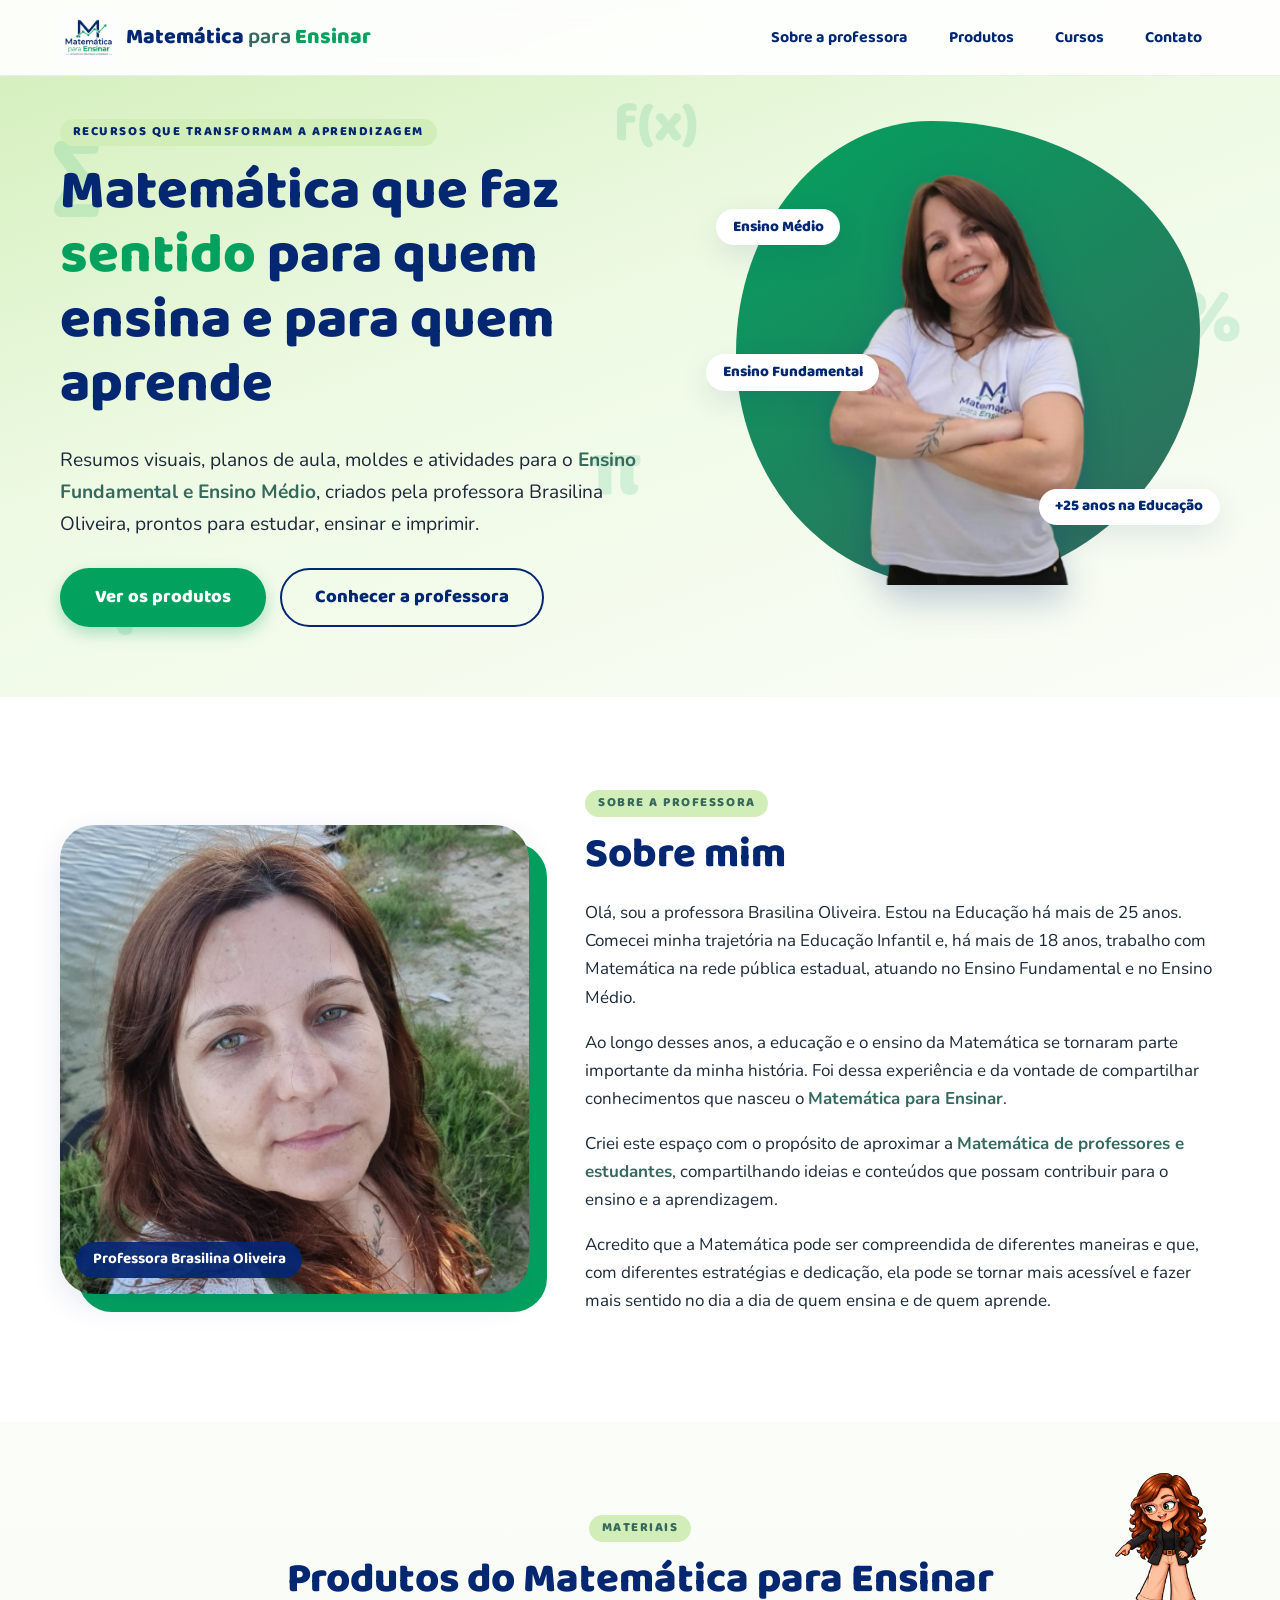
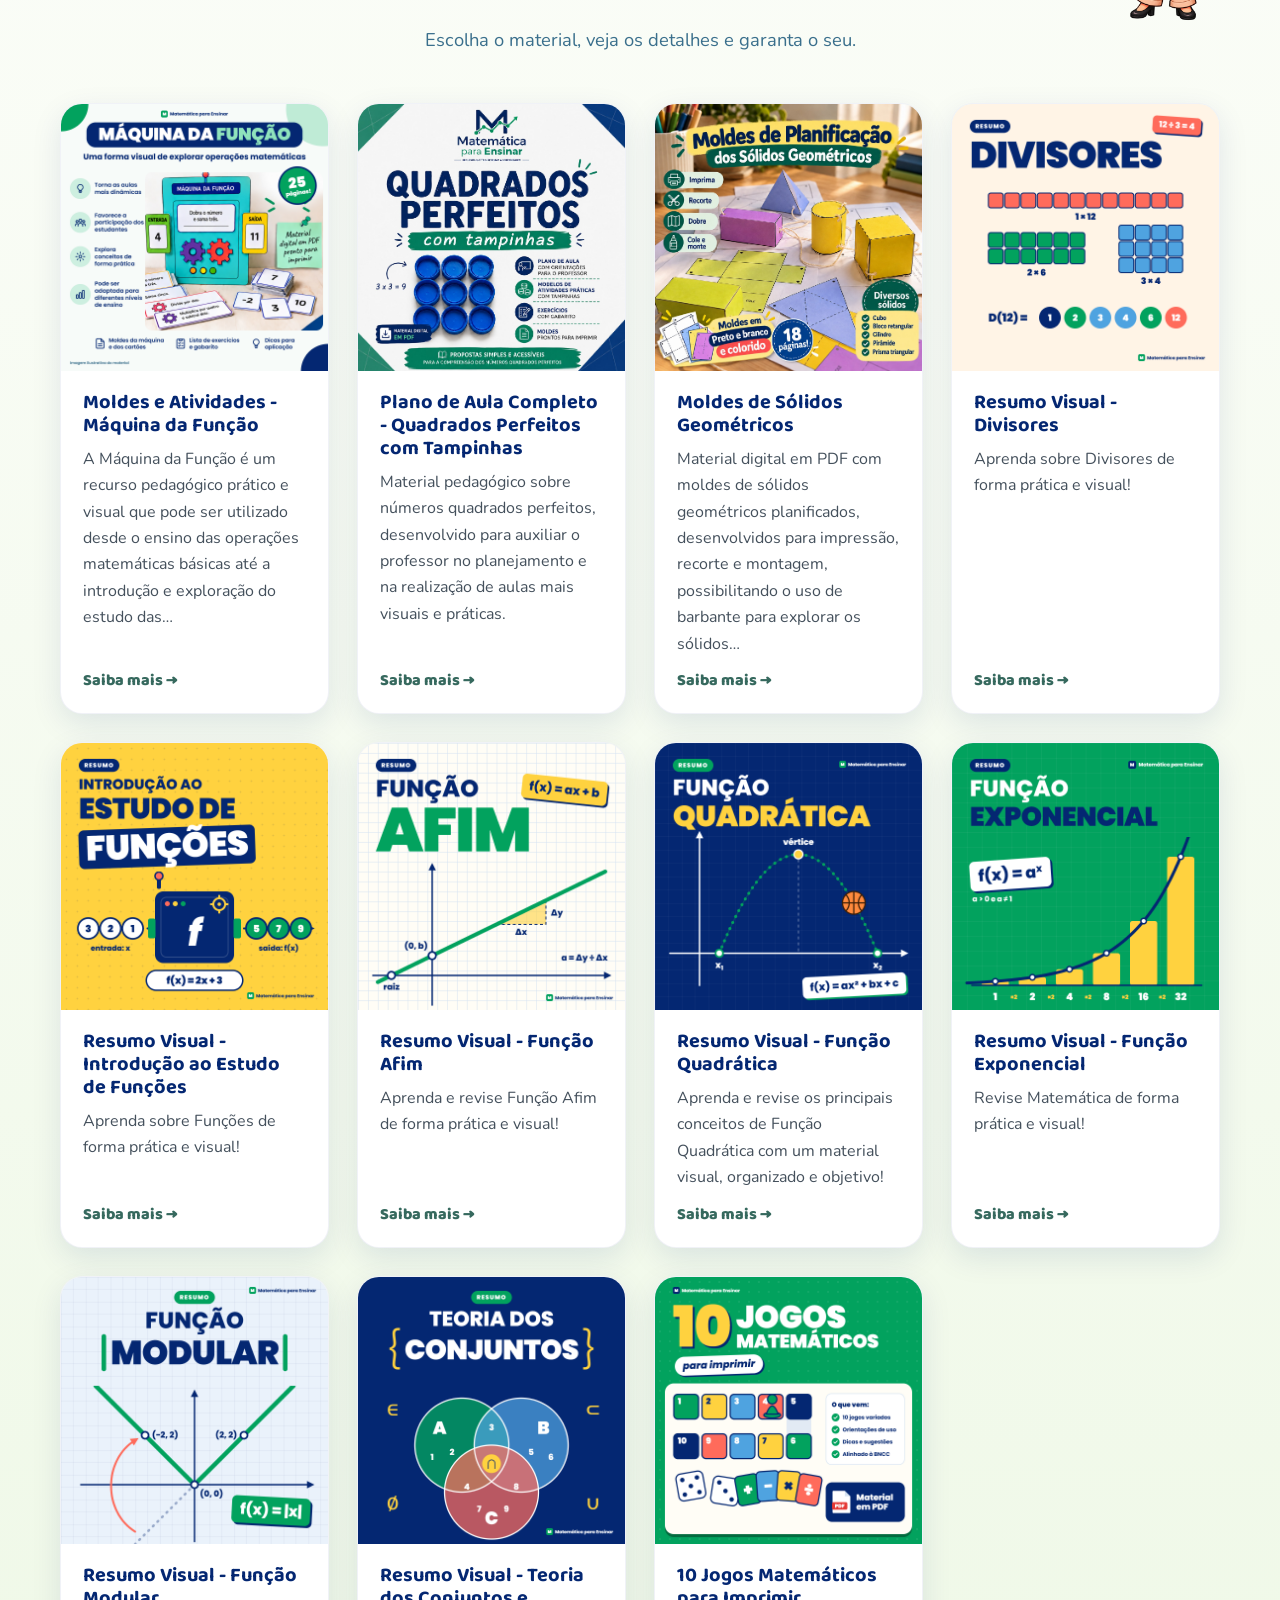
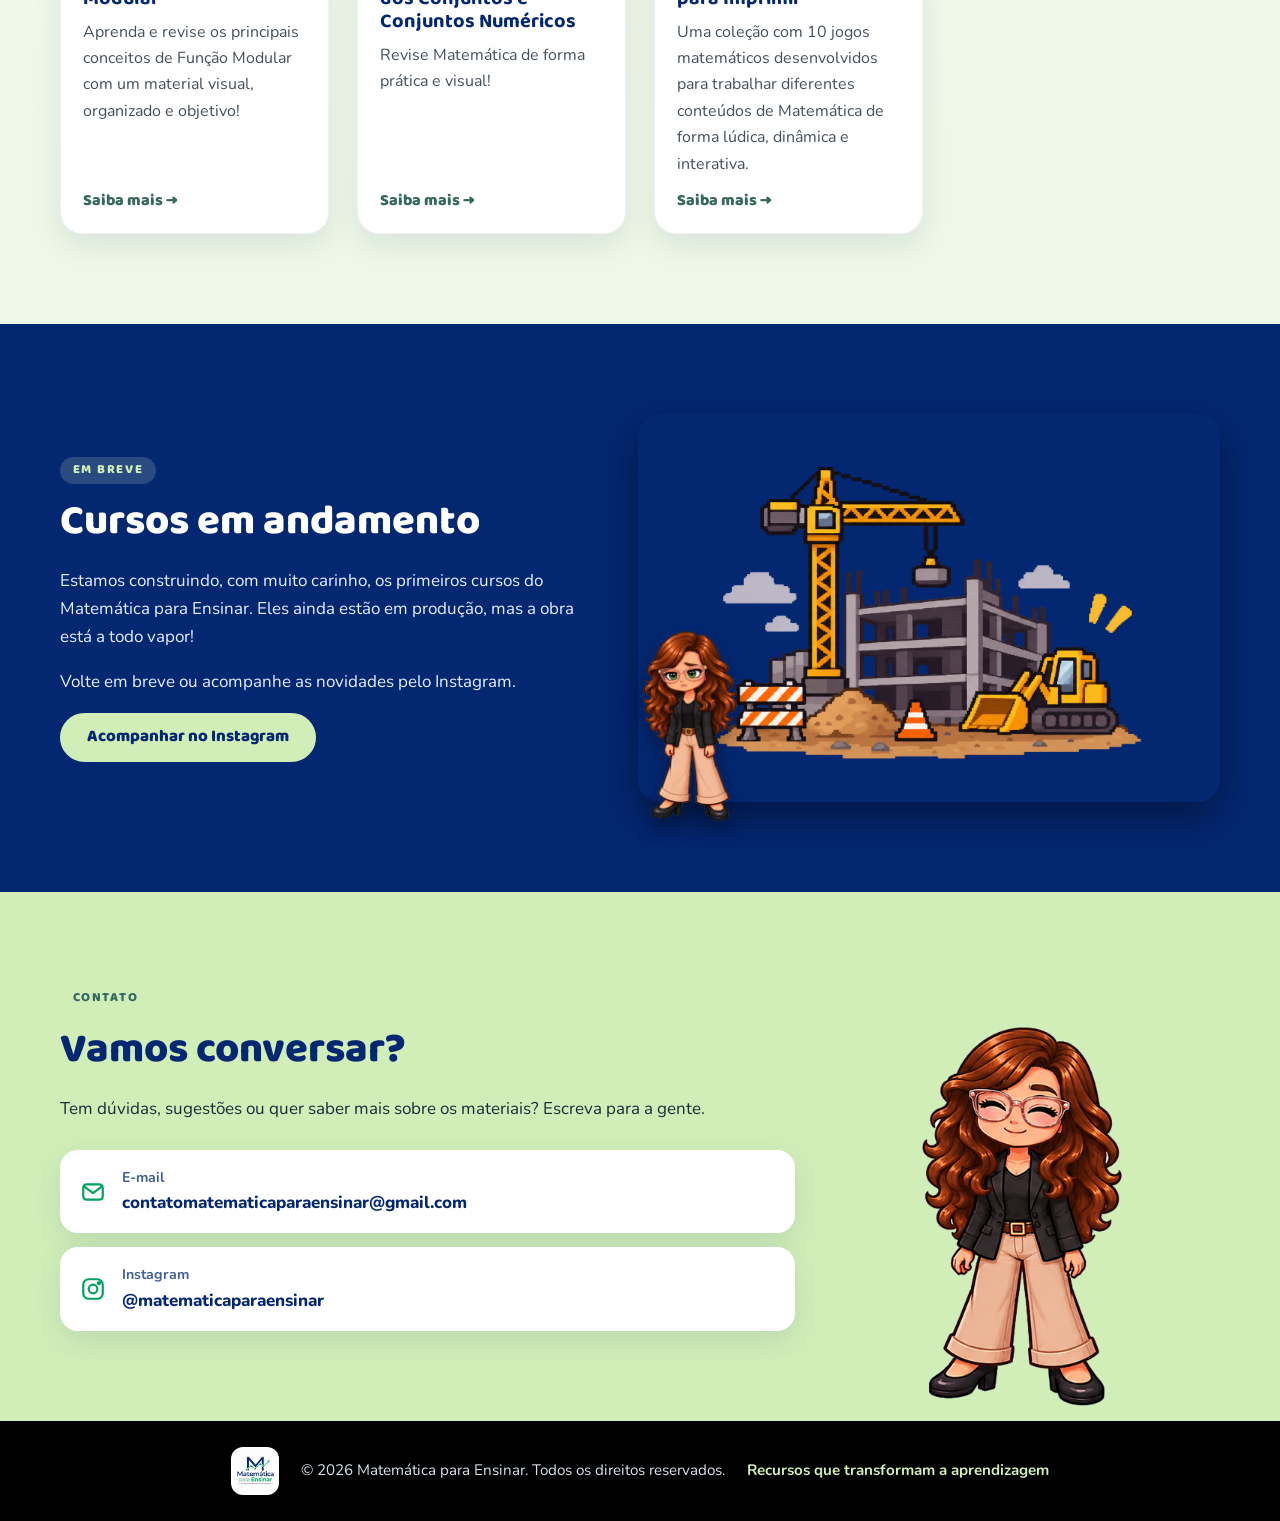
<file: index.html>
<!DOCTYPE html>
<html lang="pt-BR">
<head>
  <meta charset="utf-8">
  <meta name="viewport" content="width=device-width, initial-scale=1">
  <title>Matemática para Ensinar | Materiais e Recursos</title>
  <meta name="description" content="Site com recursos, atividades e ideias de matemática para ensinar, com materiais práticos e educativos.">
  <meta name="theme-color" content="#042772">
  <link rel="canonical" href="https://matematicaparaensinar.com.br/">
  <link rel="icon" href="imagens/favicon.ico?v=2" sizes="any">

  <meta property="og:type" content="website">
  <meta property="og:locale" content="pt_BR">
  <meta property="og:site_name" content="Matemática para Ensinar">
  <meta property="og:title" content="Matemática para Ensinar | Recursos que transformam a aprendizagem">
  <meta property="og:description" content="Resumos visuais, planos de aula, moldes e atividades de Matemática para alunos e professores do Ensino Médio.">
  <meta property="og:url" content="https://matematicaparaensinar.com.br/">
  <meta property="og:image" content="https://matematicaparaensinar.com.br/imagens/logo/logo.png">
  <meta name="twitter:card" content="summary">

  <link rel="preconnect" href="https://fonts.googleapis.com">
  <link rel="preconnect" href="https://fonts.gstatic.com" crossorigin>
  <link href="https://fonts.googleapis.com/css2?family=Baloo+2:wght@600;700;800&family=Nunito:wght@400;600;700;800&display=swap" rel="stylesheet">
  <link rel="stylesheet" href="css/style.css">
</head>
<body>
  <a class="pular" href="#conteudo">Pular para o conteúdo</a>

  <!-- 1. MENU FIXO -->
  <header class="topo" id="topo">
    <div class="topo__interno">
      <a class="marca" href="#inicio" aria-label="Matemática para Ensinar, voltar ao início">
        <img src="imagens/logo/logo.png" alt="Logo Matemática para Ensinar" width="56" height="56">
        <span class="marca__nome"><span class="c-azul">Matemática</span> <span class="c-leve">para</span> <span class="c-verde">Ensinar</span></span>
      </a>
      <button class="menu-botao" id="menuBotao" aria-expanded="false" aria-controls="menu" aria-label="Abrir menu">
        <span></span><span></span><span></span>
      </button>
      <nav class="menu" id="menu" aria-label="Principal">
        <a href="#sobre">Sobre a professora</a>
        <a href="#produtos">Produtos</a>
        <a href="#cursos">Cursos</a>
        <a href="#contato">Contato</a>
      </nav>
    </div>
  </header>

  <main id="conteudo">
    <!-- 2. HERO -->
    <section class="hero" id="inicio">
      <span class="simbolo s1" aria-hidden="true">∑</span>
      <span class="simbolo s2" aria-hidden="true">π</span>
      <span class="simbolo s3" aria-hidden="true">f(x)</span>
      <span class="simbolo s4" aria-hidden="true">√</span>
      <span class="simbolo s5" aria-hidden="true">%</span>
      <div class="container hero__grade">
        <div class="hero__texto">
          <p class="etiqueta">Recursos que transformam a aprendizagem</p>
          <h1>Matemática que faz <em>sentido</em> para quem ensina e para quem aprende</h1>
          <p class="hero__sub">Resumos visuais, planos de aula, moldes e atividades para o <strong>Ensino Fundamental e Ensino Médio</strong>, criados pela professora Brasilina Oliveira, prontos para estudar, ensinar e imprimir.</p>
          <div class="hero__acoes">
            <a class="botao botao--grande" href="#produtos">Ver os produtos</a>
            <a class="botao botao--contorno botao--grande" href="#sobre">Conhecer a professora</a>
          </div>
        </div>
        <div class="hero__foto">
          <div class="hero__forma" aria-hidden="true"></div>
          <img src="imagens/professora/professora-hero.png" alt="Professora Brasilina Oliveira sorrindo, de braços cruzados, usando a camiseta do Matemática para Ensinar" width="395" height="402" fetchpriority="high">
          <span class="selo selo--a">Ensino Médio</span>
          <span class="selo selo--c">Ensino Fundamental</span>
          <span class="selo selo--b">+25 anos na Educação</span>
        </div>
      </div>
    </section>

    <!-- 3. SOBRE -->
    <section class="secao sobre" id="sobre">
      <div class="container sobre__grade">
        <figure class="sobre__foto reveal">
          <img src="imagens/professora/professora-sobre.jpeg" alt="Retrato da professora Brasilina Oliveira" width="1159" height="1169" loading="lazy">
          <figcaption>Professora Brasilina Oliveira</figcaption>
        </figure>
        <div class="sobre__texto reveal">
          <p class="etiqueta etiqueta--verde">Sobre a professora</p>
          <h2>Sobre mim</h2>
          <p>Olá, sou a professora Brasilina Oliveira. Estou na Educação há mais de 25 anos. Comecei minha trajetória na Educação Infantil e, há mais de 18 anos, trabalho com Matemática na rede pública estadual, atuando no Ensino Fundamental e no Ensino Médio.</p>
          <p>Ao longo desses anos, a educação e o ensino da Matemática se tornaram parte importante da minha história. Foi dessa experiência e da vontade de compartilhar conhecimentos que nasceu o <strong>Matemática para Ensinar</strong>.</p>
          <p>Criei este espaço com o propósito de aproximar a <strong>Matemática de professores e estudantes</strong>, compartilhando ideias e conteúdos que possam contribuir para o ensino e a aprendizagem.</p>
          <p>Acredito que a Matemática pode ser compreendida de diferentes maneiras e que, com diferentes estratégias e dedicação, ela pode se tornar mais acessível e fazer mais sentido no dia a dia de quem ensina e de quem aprende.</p>
        </div>
      </div>
    </section>

    <!-- 4. PRODUTOS -->
    <section class="secao produtos" id="produtos">
      <div class="container">
        <header class="secao__cabeca reveal">
          <img class="produtos__boneca" src="imagens/boneca/boneca-apontando.png" alt="Boneca professora apontando para os produtos" width="800" height="1100" loading="lazy">
          <p class="etiqueta etiqueta--verde">Materiais</p>
          <h2>Produtos do Matemática para Ensinar</h2>
          <p class="secao__sub">Escolha o material, veja os detalhes e garanta o seu.</p>
        </header>
        <div class="grade-produtos" id="gradeProdutos" aria-live="polite"></div>
      </div>
    </section>

    <!-- 5. CURSOS -->
    <section class="secao cursos" id="cursos">
      <div class="container cursos__grade">
        <div class="cursos__texto reveal">
          <p class="etiqueta etiqueta--clara">Em breve</p>
          <h2>Cursos em andamento</h2>
          <p>Estamos construindo, com muito carinho, os primeiros cursos do Matemática para Ensinar. Eles ainda estão em produção, mas a obra está a todo vapor!</p>
          <p>Volte em breve ou acompanhe as novidades pelo Instagram.</p>
          <a class="botao botao--claro" href="https://www.instagram.com/matematicaparaensinar/" target="_blank" rel="noopener">Acompanhar no Instagram</a>
        </div>
        <div class="cursos__cena reveal">
          <img class="cursos__obra" src="imagens/cursos/obra-em-construcao.png" alt="Ilustração em pixel art de uma obra em construção, com guindaste, prédio e trator" width="1536" height="1024" loading="lazy">
          <img class="cursos__boneca" src="imagens/boneca/boneca-triste.png" alt="Boneca professora com expressão triste, pedindo paciência" width="314" height="432" loading="lazy">
        </div>
      </div>
    </section>

    <!-- 6. CONTATO -->
    <section class="secao contato" id="contato">
      <div class="container contato__grade">
        <div class="contato__texto reveal">
          <p class="etiqueta etiqueta--verde">Contato</p>
          <h2>Vamos conversar?</h2>
          <p>Tem dúvidas, sugestões ou quer saber mais sobre os materiais? Escreva para a gente.</p>
          <ul class="contato__lista">
            <li>
              <a href="mailto:contatomatematicaparaensinar@gmail.com">
                <svg viewBox="0 0 24 24" width="26" height="26" fill="none" stroke="currentColor" stroke-width="2" stroke-linecap="round" stroke-linejoin="round" aria-hidden="true"><rect x="3" y="5" width="18" height="14" rx="3"/><path d="m4 7 8 6 8-6"/></svg>
                <span><small>E-mail</small>contatomatematicaparaensinar@gmail.com</span>
              </a>
            </li>
            <li>
              <a href="https://www.instagram.com/matematicaparaensinar/" target="_blank" rel="noopener">
                <svg viewBox="0 0 24 24" width="26" height="26" fill="none" stroke="currentColor" stroke-width="2" stroke-linecap="round" stroke-linejoin="round" aria-hidden="true"><rect x="3" y="3" width="18" height="18" rx="5"/><circle cx="12" cy="12" r="4"/><circle cx="17.5" cy="6.5" r="1" fill="currentColor"/></svg>
                <span><small>Instagram</small>@matematicaparaensinar</span>
              </a>
            </li>
          </ul>
        </div>
        <img class="contato__boneca reveal" src="imagens/boneca/boneca-feliz-olhos-fechados.png" alt="Boneca professora sorrindo de olhos fechados" width="800" height="1100" loading="lazy">
      </div>
    </section>
  </main>

  <footer class="rodape">
    <div class="container rodape__interno">
      <img src="imagens/logo/logo.png" alt="" width="48" height="48" loading="lazy">
      <p>© <span id="ano">2026</span> Matemática para Ensinar. Todos os direitos reservados.</p>
      <p class="rodape__lema">Recursos que transformam a aprendizagem</p>
    </div>
  </footer>

  <script src="js/produtos-data.js"></script>
  <script src="js/comum.js"></script>
  <script src="js/main.js"></script>
</body>
</html>
</file>
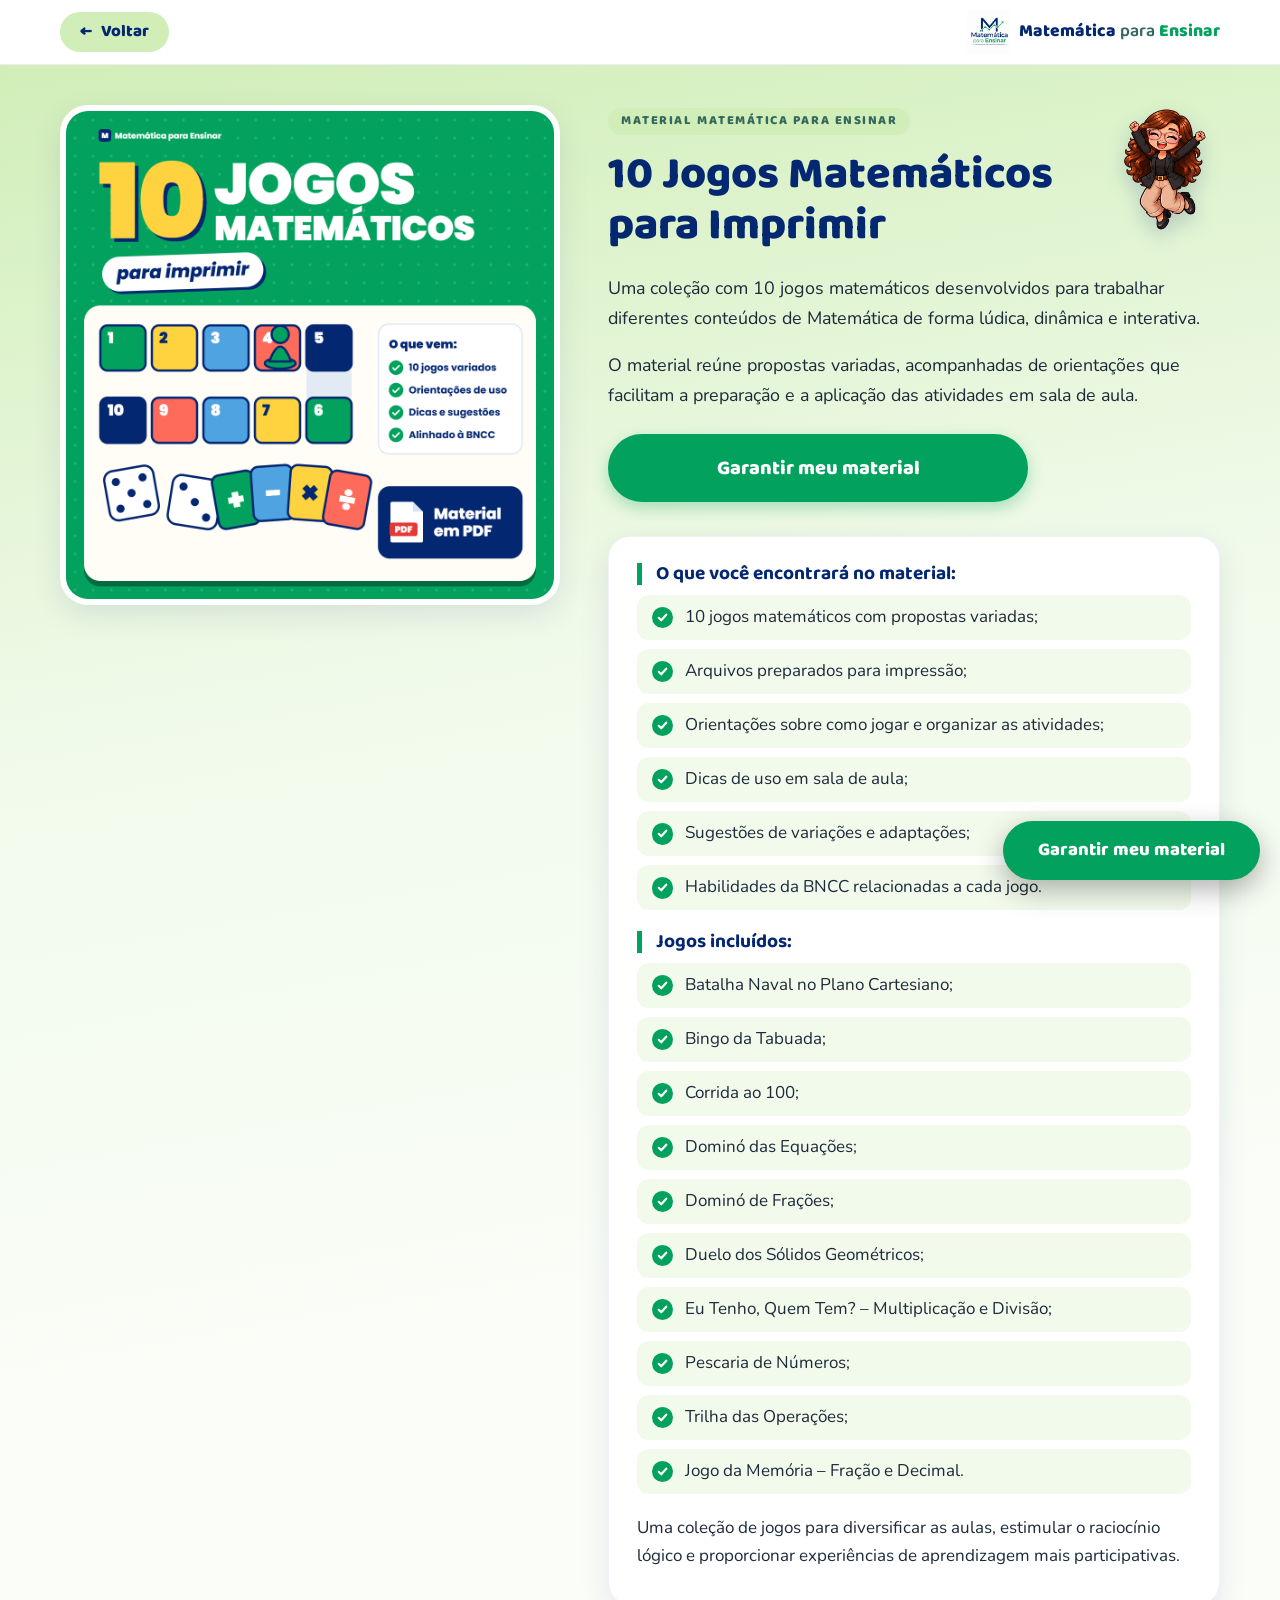
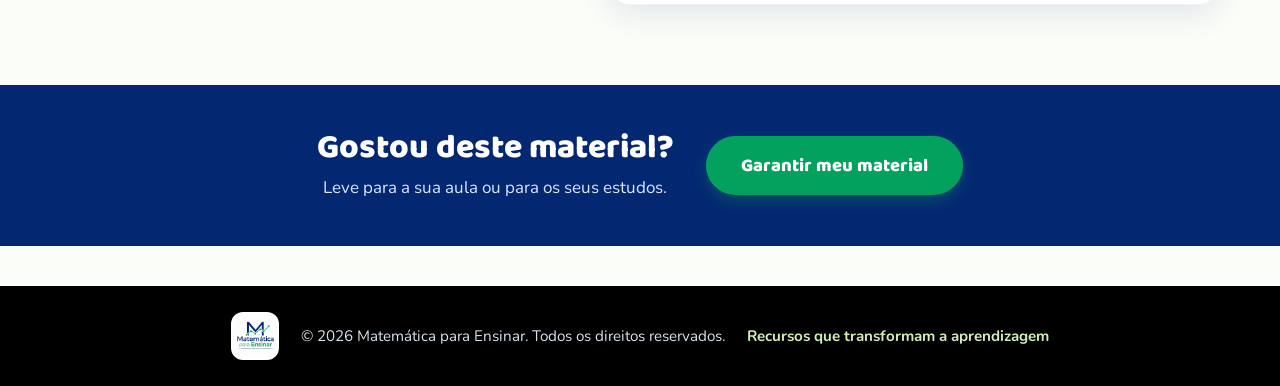
<file: produtos/10-jogos-matematicos.html>
<!DOCTYPE html>
<html lang="pt-BR">
<head>
  <meta charset="utf-8">
  <meta name="viewport" content="width=device-width, initial-scale=1">
  <title>10 Jogos Matemáticos para Imprimir | Matemática para Ensinar</title>
  <meta name="description" content="Uma coleção com 10 jogos matemáticos desenvolvidos para trabalhar diferentes conteúdos de Matemática de forma lúdica, dinâmica e interativa.">
  <meta name="theme-color" content="#042772">
  <link rel="canonical" href="https://matematicaparaensinar.com.br/produtos/10-jogos-matematicos.html">
  <link rel="icon" href="../imagens/favicon.ico?v=2" sizes="any">
  <meta property="og:type" content="product">
  <meta property="og:locale" content="pt_BR">
  <meta property="og:site_name" content="Matemática para Ensinar">
  <meta property="og:title" content="10 Jogos Matemáticos para Imprimir | Matemática para Ensinar">
  <meta property="og:description" content="Uma coleção com 10 jogos matemáticos desenvolvidos para trabalhar diferentes conteúdos de Matemática de forma lúdica, dinâmica e interativa.">
  <meta property="og:url" content="https://matematicaparaensinar.com.br/produtos/10-jogos-matematicos.html">
  <meta property="og:image" content="https://matematicaparaensinar.com.br/imagens/produtos/10-jogos-matematicos.png">
  <meta name="twitter:card" content="summary_large_image">
  <link rel="preconnect" href="https://fonts.googleapis.com">
  <link rel="preconnect" href="https://fonts.gstatic.com" crossorigin>
  <link href="https://fonts.googleapis.com/css2?family=Baloo+2:wght@600;700;800&family=Nunito:wght@400;600;700;800&display=swap" rel="stylesheet">
  <link rel="stylesheet" href="../css/style.css">
  <link rel="stylesheet" href="../css/produto.css">
</head>
<body class="pagina-produto" data-slug="10-jogos-matematicos" data-boneca="boneca-comemorando" data-posicao="titulo">
  <header class="p-topo">
    <div class="p-topo__interno">
      <a class="voltar" href="../index.html#produtos"><span aria-hidden="true">←</span> Voltar</a>
      <a class="p-marca" href="../index.html" aria-label="Matemática para Ensinar, página inicial">
        <img src="../imagens/logo/logo.png" alt="Logo Matemática para Ensinar" width="44" height="44">
        <span class="marca__nome"><span class="c-azul">Matemática</span> <span class="c-leve">para</span> <span class="c-verde">Ensinar</span></span>
      </a>
    </div>
  </header>

  <main id="produto" class="p-main">
    <noscript><p class="container">Ative o JavaScript para ver os detalhes deste material, ou <a href="../index.html#produtos">volte para a lista de produtos</a>.</p></noscript>
  </main>

  <footer class="rodape">
    <div class="container rodape__interno">
      <img src="../imagens/logo/logo.png" alt="" width="48" height="48" loading="lazy">
      <p>© <span id="ano">2026</span> Matemática para Ensinar. Todos os direitos reservados.</p>
      <p class="rodape__lema">Recursos que transformam a aprendizagem</p>
    </div>
  </footer>

  <script src="../js/produtos-data.js"></script>
  <script src="../js/comum.js"></script>
  <script src="../js/produto.js"></script>
</body>
</html>
</file>
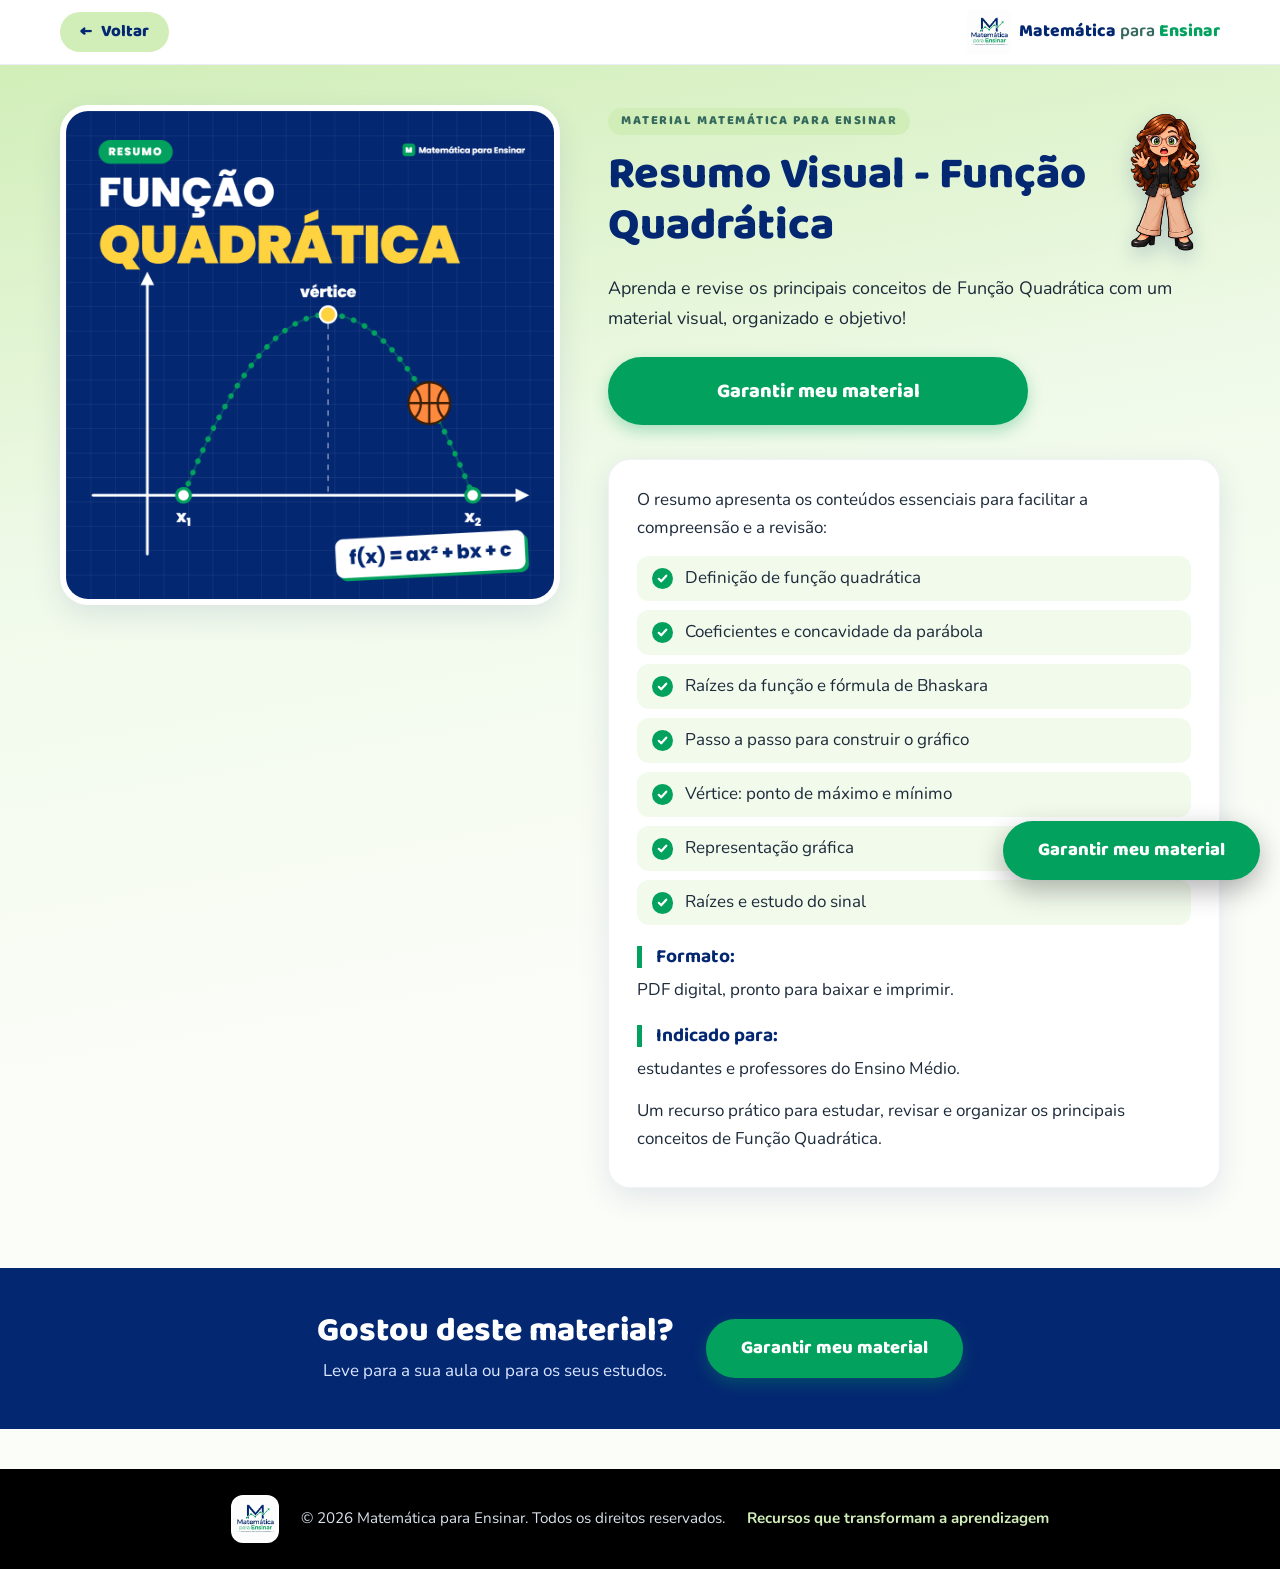
<file: produtos/funcao-quadratica.html>
<!DOCTYPE html>
<html lang="pt-BR">
<head>
  <meta charset="utf-8">
  <meta name="viewport" content="width=device-width, initial-scale=1">
  <title>Resumo Visual - Função Quadrática | Matemática para Ensinar</title>
  <meta name="description" content="Aprenda e revise os principais conceitos de Função Quadrática com um material visual, organizado e objetivo!">
  <meta name="theme-color" content="#042772">
  <link rel="canonical" href="https://matematicaparaensinar.com.br/produtos/funcao-quadratica.html">
  <link rel="icon" href="../imagens/favicon.ico?v=2" sizes="any">
  <meta property="og:type" content="product">
  <meta property="og:locale" content="pt_BR">
  <meta property="og:site_name" content="Matemática para Ensinar">
  <meta property="og:title" content="Resumo Visual - Função Quadrática | Matemática para Ensinar">
  <meta property="og:description" content="Aprenda e revise os principais conceitos de Função Quadrática com um material visual, organizado e objetivo!">
  <meta property="og:url" content="https://matematicaparaensinar.com.br/produtos/funcao-quadratica.html">
  <meta property="og:image" content="https://matematicaparaensinar.com.br/imagens/produtos/funcao-quadratica.png">
  <meta name="twitter:card" content="summary_large_image">
  <link rel="preconnect" href="https://fonts.googleapis.com">
  <link rel="preconnect" href="https://fonts.gstatic.com" crossorigin>
  <link href="https://fonts.googleapis.com/css2?family=Baloo+2:wght@600;700;800&family=Nunito:wght@400;600;700;800&display=swap" rel="stylesheet">
  <link rel="stylesheet" href="../css/style.css">
  <link rel="stylesheet" href="../css/produto.css">
</head>
<body class="pagina-produto" data-slug="funcao-quadratica" data-boneca="boneca-surpresa" data-posicao="titulo">
  <header class="p-topo">
    <div class="p-topo__interno">
      <a class="voltar" href="../index.html#produtos"><span aria-hidden="true">←</span> Voltar</a>
      <a class="p-marca" href="../index.html" aria-label="Matemática para Ensinar, página inicial">
        <img src="../imagens/logo/logo.png" alt="Logo Matemática para Ensinar" width="44" height="44">
        <span class="marca__nome"><span class="c-azul">Matemática</span> <span class="c-leve">para</span> <span class="c-verde">Ensinar</span></span>
      </a>
    </div>
  </header>

  <main id="produto" class="p-main">
    <noscript><p class="container">Ative o JavaScript para ver os detalhes deste material, ou <a href="../index.html#produtos">volte para a lista de produtos</a>.</p></noscript>
  </main>

  <footer class="rodape">
    <div class="container rodape__interno">
      <img src="../imagens/logo/logo.png" alt="" width="48" height="48" loading="lazy">
      <p>© <span id="ano">2026</span> Matemática para Ensinar. Todos os direitos reservados.</p>
      <p class="rodape__lema">Recursos que transformam a aprendizagem</p>
    </div>
  </footer>

  <script src="../js/produtos-data.js"></script>
  <script src="../js/comum.js"></script>
  <script src="../js/produto.js"></script>
</body>
</html>
</file>
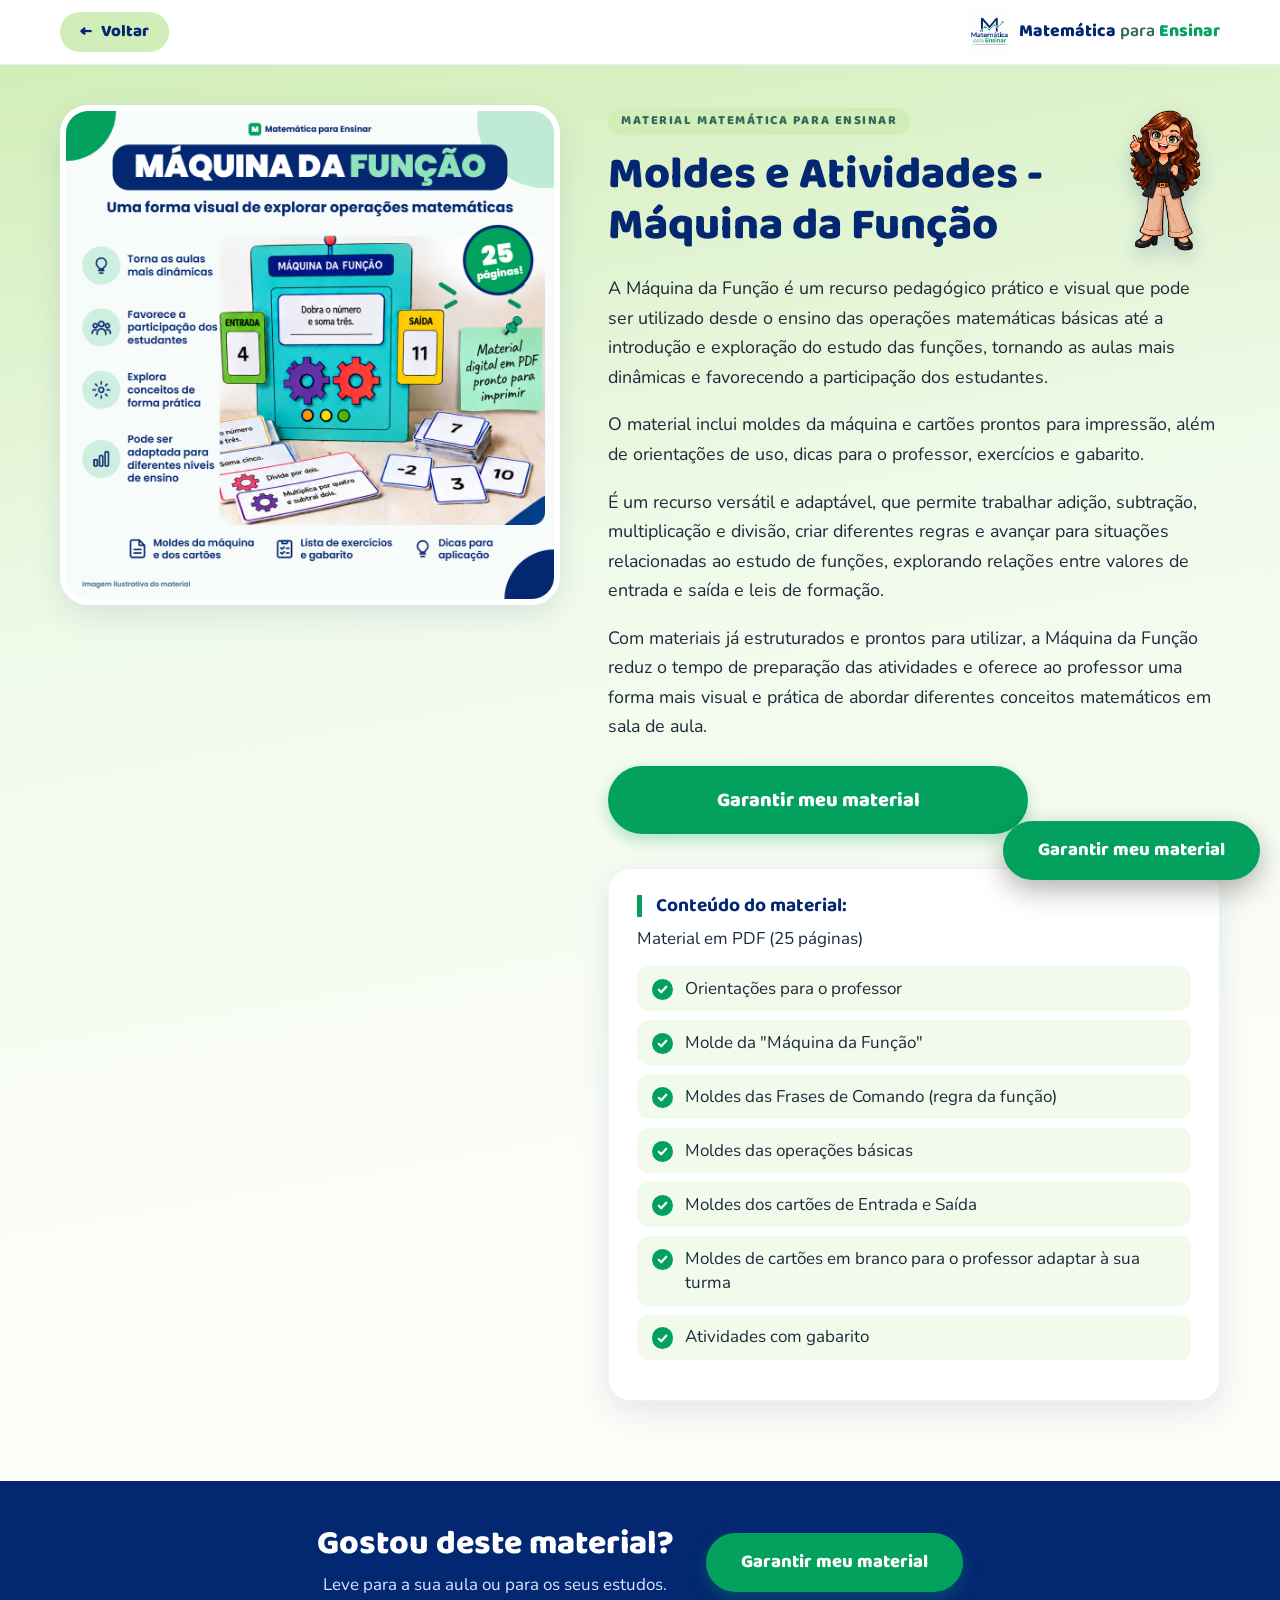
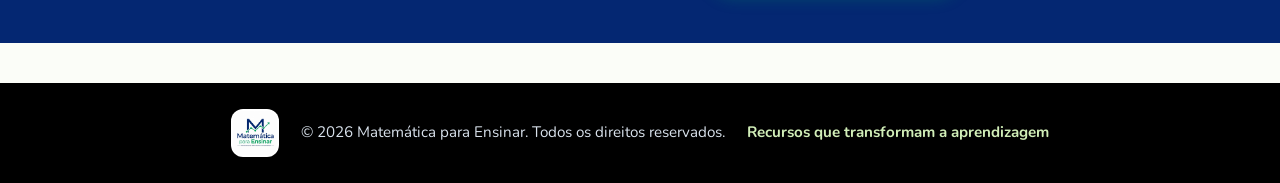
<file: produtos/maquina-da-funcao.html>
<!DOCTYPE html>
<html lang="pt-BR">
<head>
  <meta charset="utf-8">
  <meta name="viewport" content="width=device-width, initial-scale=1">
  <title>Moldes e Atividades - Máquina da Função | Matemática para Ensinar</title>
  <meta name="description" content="A Máquina da Função é um recurso pedagógico prático e visual que pode ser utilizado desde o ensino das operações matemáticas básicas até a introdução e exploração do estudo das…">
  <meta name="theme-color" content="#042772">
  <link rel="canonical" href="https://matematicaparaensinar.com.br/produtos/maquina-da-funcao.html">
  <link rel="icon" href="../imagens/favicon.ico?v=2" sizes="any">
  <meta property="og:type" content="product">
  <meta property="og:locale" content="pt_BR">
  <meta property="og:site_name" content="Matemática para Ensinar">
  <meta property="og:title" content="Moldes e Atividades - Máquina da Função | Matemática para Ensinar">
  <meta property="og:description" content="A Máquina da Função é um recurso pedagógico prático e visual que pode ser utilizado desde o ensino das operações matemáticas básicas até a introdução e exploração do estudo das…">
  <meta property="og:url" content="https://matematicaparaensinar.com.br/produtos/maquina-da-funcao.html">
  <meta property="og:image" content="https://matematicaparaensinar.com.br/imagens/produtos/maquina-da-funcao.png">
  <meta name="twitter:card" content="summary_large_image">
  <link rel="preconnect" href="https://fonts.googleapis.com">
  <link rel="preconnect" href="https://fonts.gstatic.com" crossorigin>
  <link href="https://fonts.googleapis.com/css2?family=Baloo+2:wght@600;700;800&family=Nunito:wght@400;600;700;800&display=swap" rel="stylesheet">
  <link rel="stylesheet" href="../css/style.css">
  <link rel="stylesheet" href="../css/produto.css">
</head>
<body class="pagina-produto" data-slug="maquina-da-funcao" data-boneca="boneca-teve-uma-ideia" data-posicao="titulo">
  <header class="p-topo">
    <div class="p-topo__interno">
      <a class="voltar" href="../index.html#produtos"><span aria-hidden="true">←</span> Voltar</a>
      <a class="p-marca" href="../index.html" aria-label="Matemática para Ensinar, página inicial">
        <img src="../imagens/logo/logo.png" alt="Logo Matemática para Ensinar" width="44" height="44">
        <span class="marca__nome"><span class="c-azul">Matemática</span> <span class="c-leve">para</span> <span class="c-verde">Ensinar</span></span>
      </a>
    </div>
  </header>

  <main id="produto" class="p-main">
    <noscript><p class="container">Ative o JavaScript para ver os detalhes deste material, ou <a href="../index.html#produtos">volte para a lista de produtos</a>.</p></noscript>
  </main>

  <footer class="rodape">
    <div class="container rodape__interno">
      <img src="../imagens/logo/logo.png" alt="" width="48" height="48" loading="lazy">
      <p>© <span id="ano">2026</span> Matemática para Ensinar. Todos os direitos reservados.</p>
      <p class="rodape__lema">Recursos que transformam a aprendizagem</p>
    </div>
  </footer>

  <script src="../js/produtos-data.js"></script>
  <script src="../js/comum.js"></script>
  <script src="../js/produto.js"></script>
</body>
</html>
</file>
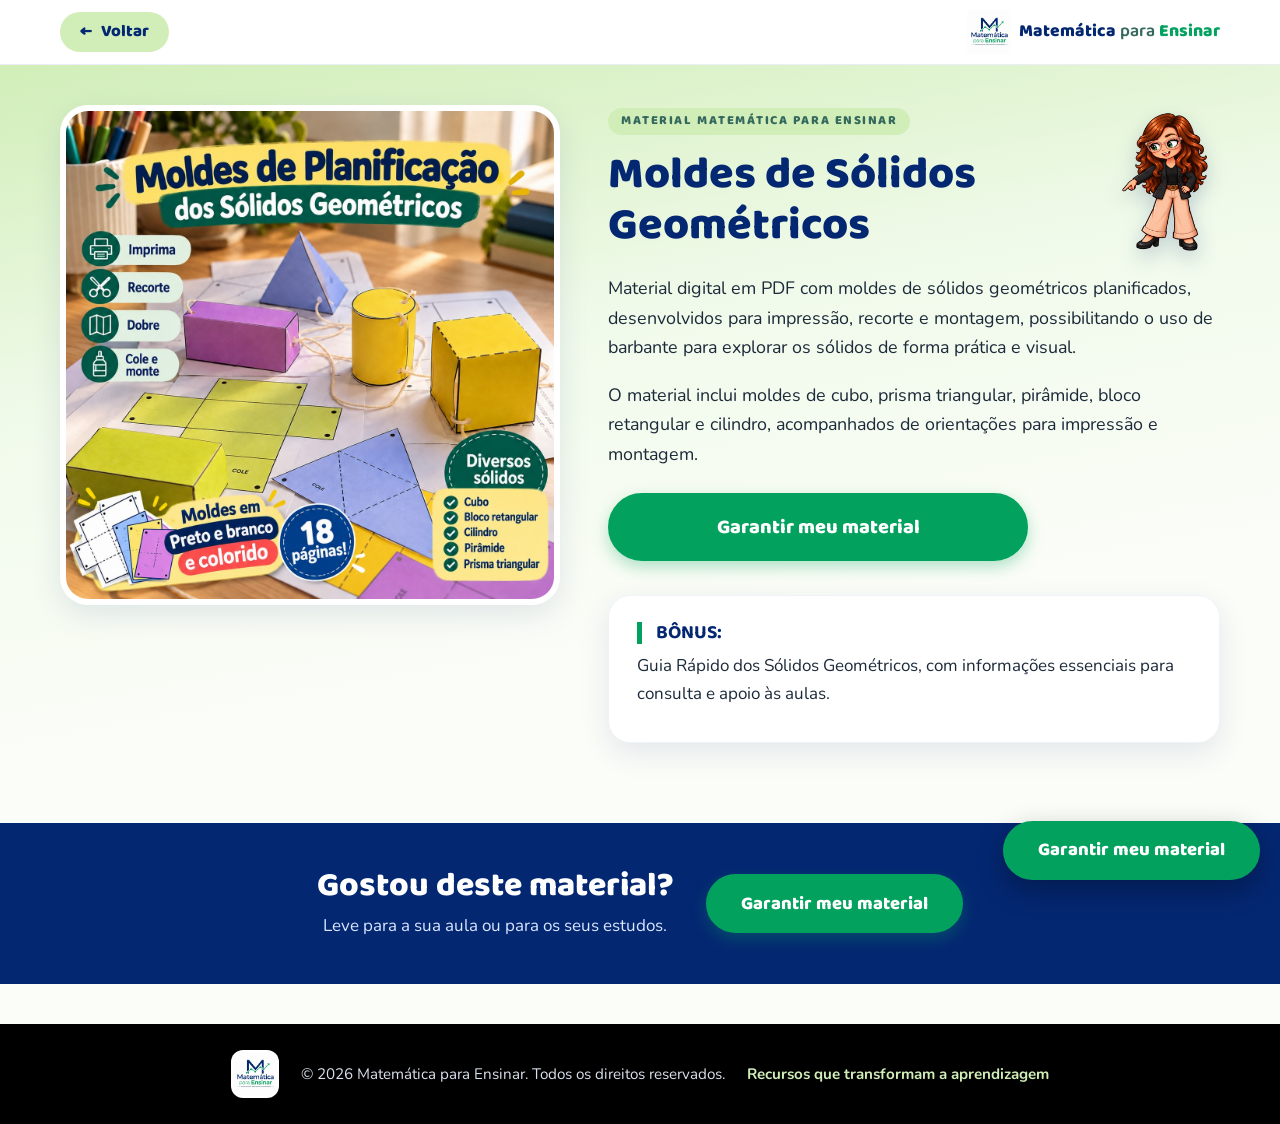
<file: produtos/moldes-solidos-geometricos.html>
<!DOCTYPE html>
<html lang="pt-BR">
<head>
  <meta charset="utf-8">
  <meta name="viewport" content="width=device-width, initial-scale=1">
  <title>Moldes de Sólidos Geométricos | Matemática para Ensinar</title>
  <meta name="description" content="Material digital em PDF com moldes de sólidos geométricos planificados, desenvolvidos para impressão, recorte e montagem, possibilitando o uso de barbante para explorar os sólidos…">
  <meta name="theme-color" content="#042772">
  <link rel="canonical" href="https://matematicaparaensinar.com.br/produtos/moldes-solidos-geometricos.html">
  <link rel="icon" href="../imagens/favicon.ico?v=2" sizes="any">
  <meta property="og:type" content="product">
  <meta property="og:locale" content="pt_BR">
  <meta property="og:site_name" content="Matemática para Ensinar">
  <meta property="og:title" content="Moldes de Sólidos Geométricos | Matemática para Ensinar">
  <meta property="og:description" content="Material digital em PDF com moldes de sólidos geométricos planificados, desenvolvidos para impressão, recorte e montagem, possibilitando o uso de barbante para explorar os sólidos…">
  <meta property="og:url" content="https://matematicaparaensinar.com.br/produtos/moldes-solidos-geometricos.html">
  <meta property="og:image" content="https://matematicaparaensinar.com.br/imagens/produtos/moldes-solidos-geometricos.jpeg">
  <meta name="twitter:card" content="summary_large_image">
  <link rel="preconnect" href="https://fonts.googleapis.com">
  <link rel="preconnect" href="https://fonts.gstatic.com" crossorigin>
  <link href="https://fonts.googleapis.com/css2?family=Baloo+2:wght@600;700;800&family=Nunito:wght@400;600;700;800&display=swap" rel="stylesheet">
  <link rel="stylesheet" href="../css/style.css">
  <link rel="stylesheet" href="../css/produto.css">
</head>
<body class="pagina-produto" data-slug="moldes-solidos-geometricos" data-boneca="boneca-apontando" data-posicao="titulo">
  <header class="p-topo">
    <div class="p-topo__interno">
      <a class="voltar" href="../index.html#produtos"><span aria-hidden="true">←</span> Voltar</a>
      <a class="p-marca" href="../index.html" aria-label="Matemática para Ensinar, página inicial">
        <img src="../imagens/logo/logo.png" alt="Logo Matemática para Ensinar" width="44" height="44">
        <span class="marca__nome"><span class="c-azul">Matemática</span> <span class="c-leve">para</span> <span class="c-verde">Ensinar</span></span>
      </a>
    </div>
  </header>

  <main id="produto" class="p-main">
    <noscript><p class="container">Ative o JavaScript para ver os detalhes deste material, ou <a href="../index.html#produtos">volte para a lista de produtos</a>.</p></noscript>
  </main>

  <footer class="rodape">
    <div class="container rodape__interno">
      <img src="../imagens/logo/logo.png" alt="" width="48" height="48" loading="lazy">
      <p>© <span id="ano">2026</span> Matemática para Ensinar. Todos os direitos reservados.</p>
      <p class="rodape__lema">Recursos que transformam a aprendizagem</p>
    </div>
  </footer>

  <script src="../js/produtos-data.js"></script>
  <script src="../js/comum.js"></script>
  <script src="../js/produto.js"></script>
</body>
</html>
</file>
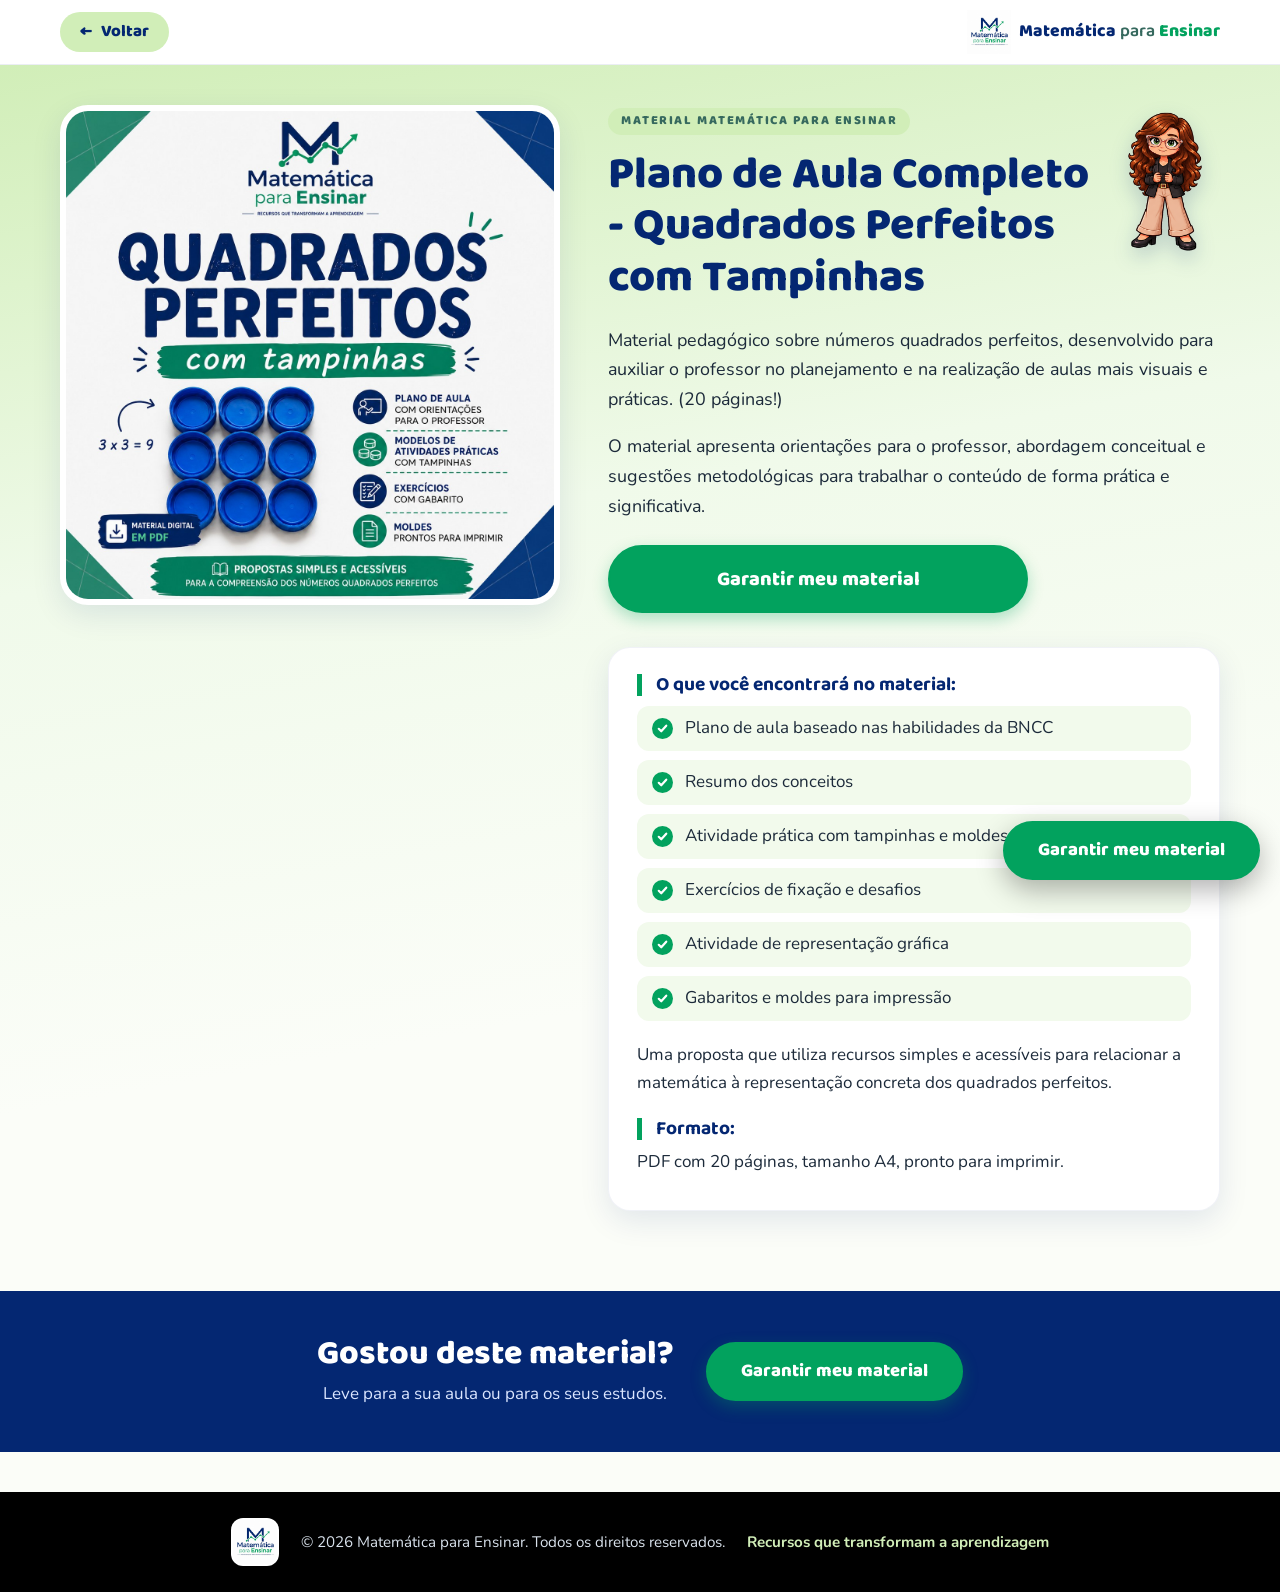
<file: produtos/plano-aula-quadrados-perfeitos-tampinhas.html>
<!DOCTYPE html>
<html lang="pt-BR">
<head>
  <meta charset="utf-8">
  <meta name="viewport" content="width=device-width, initial-scale=1">
  <title>Plano de Aula Completo - Quadrados Perfeitos com Tampinhas | Matemática para Ensinar</title>
  <meta name="description" content="Material pedagógico sobre números quadrados perfeitos, desenvolvido para auxiliar o professor no planejamento e na realização de aulas mais visuais e práticas.">
  <meta name="theme-color" content="#042772">
  <link rel="canonical" href="https://matematicaparaensinar.com.br/produtos/plano-aula-quadrados-perfeitos-tampinhas.html">
  <link rel="icon" href="../imagens/favicon.ico?v=2" sizes="any">
  <meta property="og:type" content="product">
  <meta property="og:locale" content="pt_BR">
  <meta property="og:site_name" content="Matemática para Ensinar">
  <meta property="og:title" content="Plano de Aula Completo - Quadrados Perfeitos com Tampinhas | Matemática para Ensinar">
  <meta property="og:description" content="Material pedagógico sobre números quadrados perfeitos, desenvolvido para auxiliar o professor no planejamento e na realização de aulas mais visuais e práticas.">
  <meta property="og:url" content="https://matematicaparaensinar.com.br/produtos/plano-aula-quadrados-perfeitos-tampinhas.html">
  <meta property="og:image" content="https://matematicaparaensinar.com.br/imagens/produtos/plano-aula-quadrados-perfeitos-tampinhas.jpeg">
  <meta name="twitter:card" content="summary_large_image">
  <link rel="preconnect" href="https://fonts.googleapis.com">
  <link rel="preconnect" href="https://fonts.gstatic.com" crossorigin>
  <link href="https://fonts.googleapis.com/css2?family=Baloo+2:wght@600;700;800&family=Nunito:wght@400;600;700;800&display=swap" rel="stylesheet">
  <link rel="stylesheet" href="../css/style.css">
  <link rel="stylesheet" href="../css/produto.css">
</head>
<body class="pagina-produto" data-slug="plano-aula-quadrados-perfeitos-tampinhas" data-boneca="boneca-animada" data-posicao="titulo">
  <header class="p-topo">
    <div class="p-topo__interno">
      <a class="voltar" href="../index.html#produtos"><span aria-hidden="true">←</span> Voltar</a>
      <a class="p-marca" href="../index.html" aria-label="Matemática para Ensinar, página inicial">
        <img src="../imagens/logo/logo.png" alt="Logo Matemática para Ensinar" width="44" height="44">
        <span class="marca__nome"><span class="c-azul">Matemática</span> <span class="c-leve">para</span> <span class="c-verde">Ensinar</span></span>
      </a>
    </div>
  </header>

  <main id="produto" class="p-main">
    <noscript><p class="container">Ative o JavaScript para ver os detalhes deste material, ou <a href="../index.html#produtos">volte para a lista de produtos</a>.</p></noscript>
  </main>

  <footer class="rodape">
    <div class="container rodape__interno">
      <img src="../imagens/logo/logo.png" alt="" width="48" height="48" loading="lazy">
      <p>© <span id="ano">2026</span> Matemática para Ensinar. Todos os direitos reservados.</p>
      <p class="rodape__lema">Recursos que transformam a aprendizagem</p>
    </div>
  </footer>

  <script src="../js/produtos-data.js"></script>
  <script src="../js/comum.js"></script>
  <script src="../js/produto.js"></script>
</body>
</html>
</file>
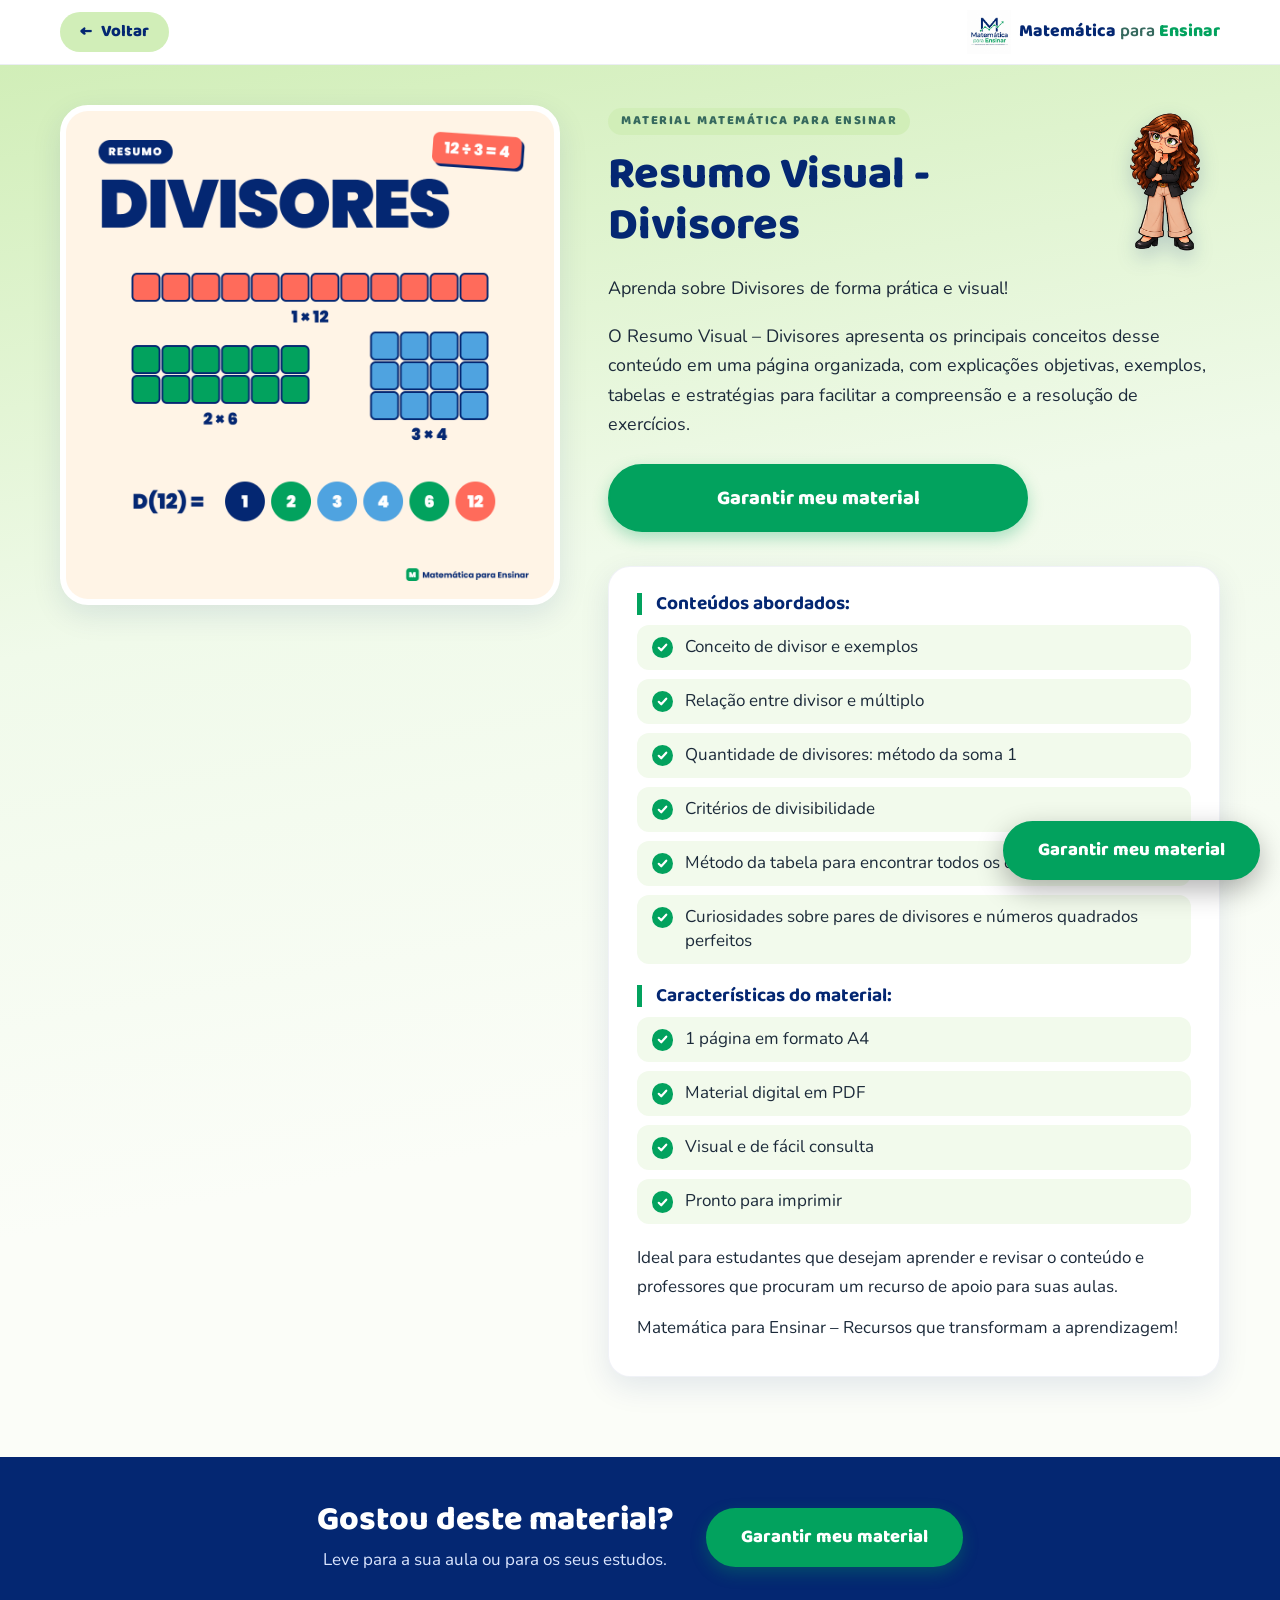
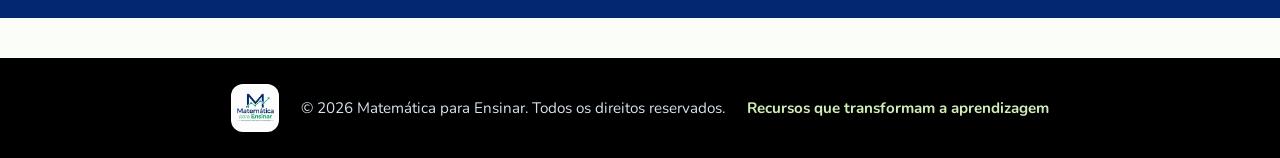
<file: produtos/resumo-divisores.html>
<!DOCTYPE html>
<html lang="pt-BR">
<head>
  <meta charset="utf-8">
  <meta name="viewport" content="width=device-width, initial-scale=1">
  <title>Resumo Visual - Divisores | Matemática para Ensinar</title>
  <meta name="description" content="Aprenda sobre Divisores de forma prática e visual!">
  <meta name="theme-color" content="#042772">
  <link rel="canonical" href="https://matematicaparaensinar.com.br/produtos/resumo-divisores.html">
  <link rel="icon" href="../imagens/favicon.ico?v=2" sizes="any">
  <meta property="og:type" content="product">
  <meta property="og:locale" content="pt_BR">
  <meta property="og:site_name" content="Matemática para Ensinar">
  <meta property="og:title" content="Resumo Visual - Divisores | Matemática para Ensinar">
  <meta property="og:description" content="Aprenda sobre Divisores de forma prática e visual!">
  <meta property="og:url" content="https://matematicaparaensinar.com.br/produtos/resumo-divisores.html">
  <meta property="og:image" content="https://matematicaparaensinar.com.br/imagens/produtos/resumo-divisores.png">
  <meta name="twitter:card" content="summary_large_image">
  <link rel="preconnect" href="https://fonts.googleapis.com">
  <link rel="preconnect" href="https://fonts.gstatic.com" crossorigin>
  <link href="https://fonts.googleapis.com/css2?family=Baloo+2:wght@600;700;800&family=Nunito:wght@400;600;700;800&display=swap" rel="stylesheet">
  <link rel="stylesheet" href="../css/style.css">
  <link rel="stylesheet" href="../css/produto.css">
</head>
<body class="pagina-produto" data-slug="resumo-divisores" data-boneca="boneca-pensando" data-posicao="titulo">
  <header class="p-topo">
    <div class="p-topo__interno">
      <a class="voltar" href="../index.html#produtos"><span aria-hidden="true">←</span> Voltar</a>
      <a class="p-marca" href="../index.html" aria-label="Matemática para Ensinar, página inicial">
        <img src="../imagens/logo/logo.png" alt="Logo Matemática para Ensinar" width="44" height="44">
        <span class="marca__nome"><span class="c-azul">Matemática</span> <span class="c-leve">para</span> <span class="c-verde">Ensinar</span></span>
      </a>
    </div>
  </header>

  <main id="produto" class="p-main">
    <noscript><p class="container">Ative o JavaScript para ver os detalhes deste material, ou <a href="../index.html#produtos">volte para a lista de produtos</a>.</p></noscript>
  </main>

  <footer class="rodape">
    <div class="container rodape__interno">
      <img src="../imagens/logo/logo.png" alt="" width="48" height="48" loading="lazy">
      <p>© <span id="ano">2026</span> Matemática para Ensinar. Todos os direitos reservados.</p>
      <p class="rodape__lema">Recursos que transformam a aprendizagem</p>
    </div>
  </footer>

  <script src="../js/produtos-data.js"></script>
  <script src="../js/comum.js"></script>
  <script src="../js/produto.js"></script>
</body>
</html>
</file>
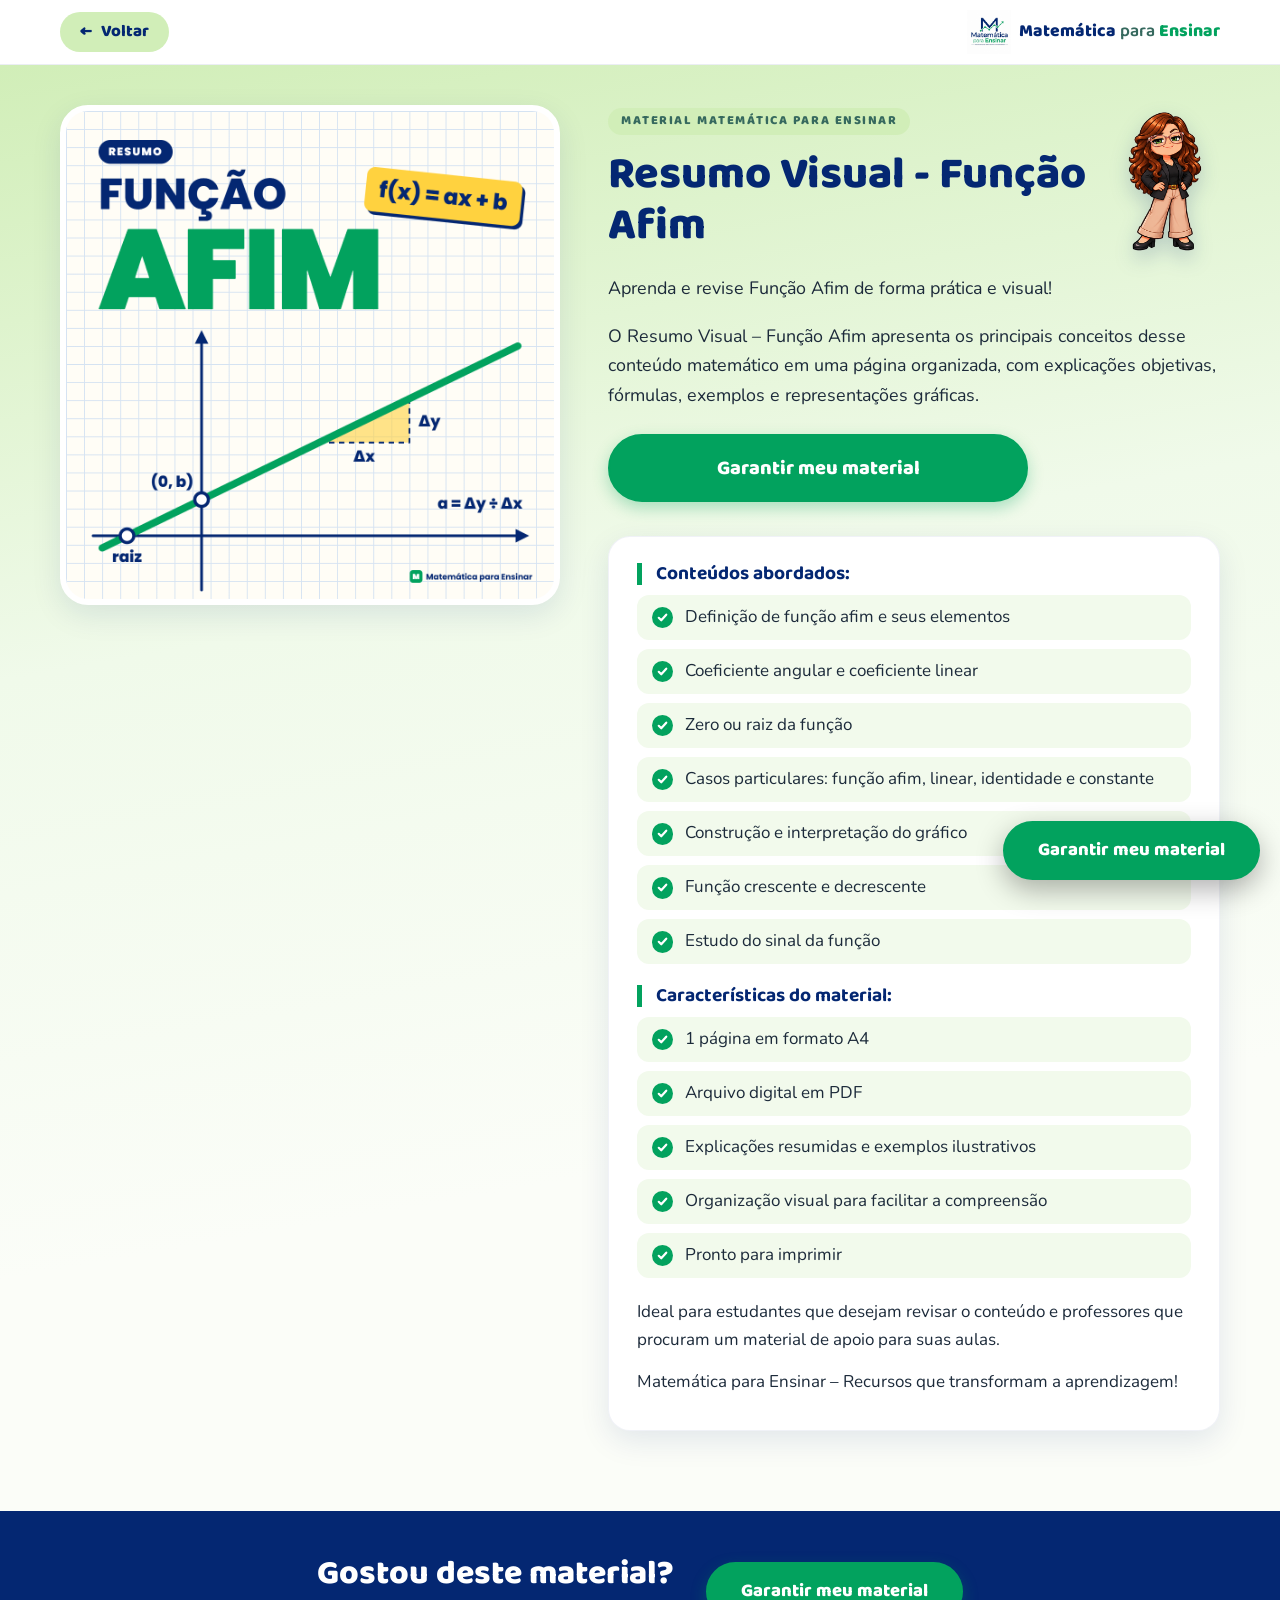
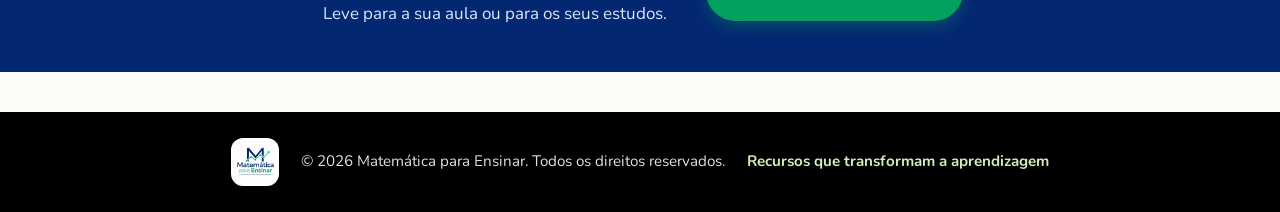
<file: produtos/resumo-funcao-afim.html>
<!DOCTYPE html>
<html lang="pt-BR">
<head>
  <meta charset="utf-8">
  <meta name="viewport" content="width=device-width, initial-scale=1">
  <title>Resumo Visual - Função Afim | Matemática para Ensinar</title>
  <meta name="description" content="Aprenda e revise Função Afim de forma prática e visual!">
  <meta name="theme-color" content="#042772">
  <link rel="canonical" href="https://matematicaparaensinar.com.br/produtos/resumo-funcao-afim.html">
  <link rel="icon" href="../imagens/favicon.ico?v=2" sizes="any">
  <meta property="og:type" content="product">
  <meta property="og:locale" content="pt_BR">
  <meta property="og:site_name" content="Matemática para Ensinar">
  <meta property="og:title" content="Resumo Visual - Função Afim | Matemática para Ensinar">
  <meta property="og:description" content="Aprenda e revise Função Afim de forma prática e visual!">
  <meta property="og:url" content="https://matematicaparaensinar.com.br/produtos/resumo-funcao-afim.html">
  <meta property="og:image" content="https://matematicaparaensinar.com.br/imagens/produtos/resumo-funcao-afim.png">
  <meta name="twitter:card" content="summary_large_image">
  <link rel="preconnect" href="https://fonts.googleapis.com">
  <link rel="preconnect" href="https://fonts.gstatic.com" crossorigin>
  <link href="https://fonts.googleapis.com/css2?family=Baloo+2:wght@600;700;800&family=Nunito:wght@400;600;700;800&display=swap" rel="stylesheet">
  <link rel="stylesheet" href="../css/style.css">
  <link rel="stylesheet" href="../css/produto.css">
</head>
<body class="pagina-produto" data-slug="resumo-funcao-afim" data-boneca="boneca-confiante" data-posicao="titulo">
  <header class="p-topo">
    <div class="p-topo__interno">
      <a class="voltar" href="../index.html#produtos"><span aria-hidden="true">←</span> Voltar</a>
      <a class="p-marca" href="../index.html" aria-label="Matemática para Ensinar, página inicial">
        <img src="../imagens/logo/logo.png" alt="Logo Matemática para Ensinar" width="44" height="44">
        <span class="marca__nome"><span class="c-azul">Matemática</span> <span class="c-leve">para</span> <span class="c-verde">Ensinar</span></span>
      </a>
    </div>
  </header>

  <main id="produto" class="p-main">
    <noscript><p class="container">Ative o JavaScript para ver os detalhes deste material, ou <a href="../index.html#produtos">volte para a lista de produtos</a>.</p></noscript>
  </main>

  <footer class="rodape">
    <div class="container rodape__interno">
      <img src="../imagens/logo/logo.png" alt="" width="48" height="48" loading="lazy">
      <p>© <span id="ano">2026</span> Matemática para Ensinar. Todos os direitos reservados.</p>
      <p class="rodape__lema">Recursos que transformam a aprendizagem</p>
    </div>
  </footer>

  <script src="../js/produtos-data.js"></script>
  <script src="../js/comum.js"></script>
  <script src="../js/produto.js"></script>
</body>
</html>
</file>
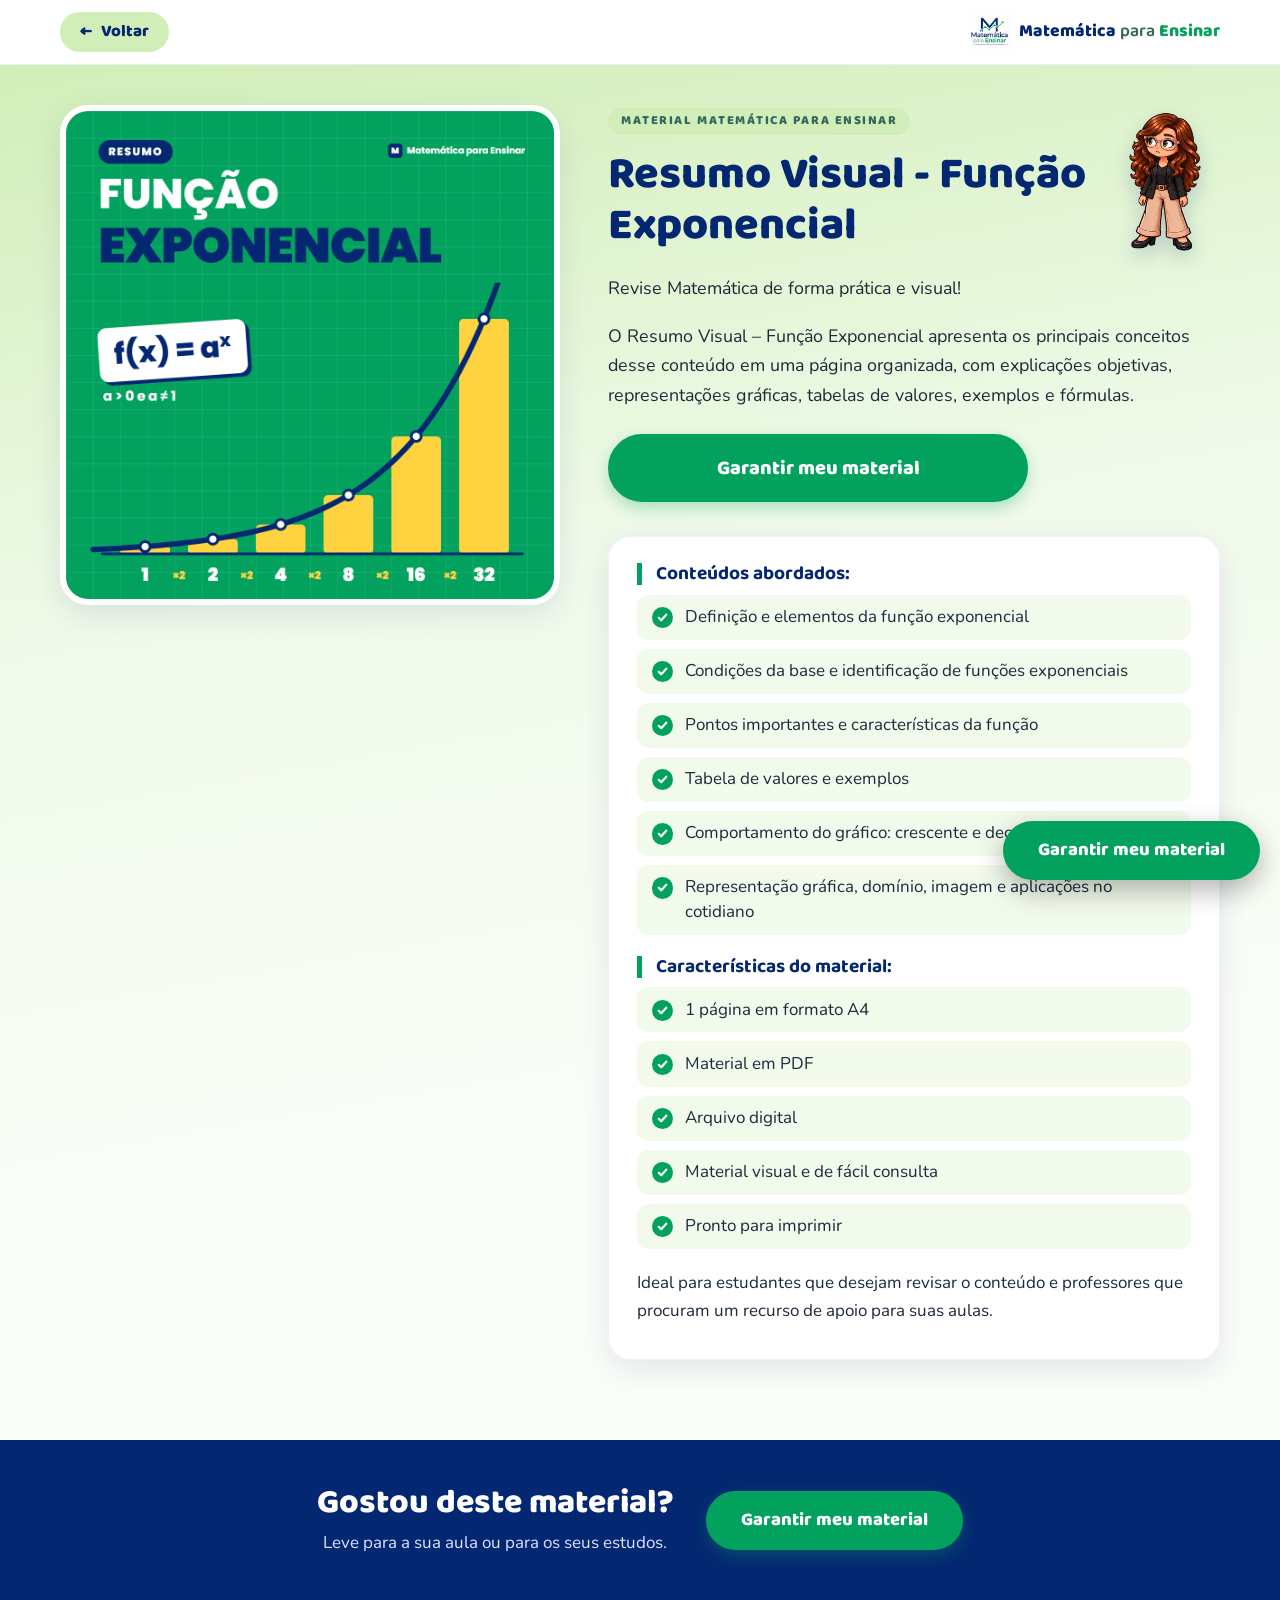
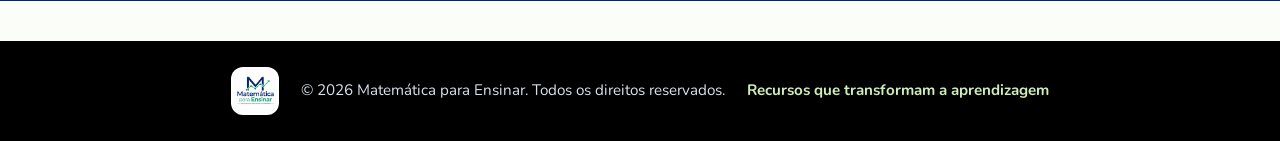
<file: produtos/resumo-funcao-exponencial.html>
<!DOCTYPE html>
<html lang="pt-BR">
<head>
  <meta charset="utf-8">
  <meta name="viewport" content="width=device-width, initial-scale=1">
  <title>Resumo Visual - Função Exponencial | Matemática para Ensinar</title>
  <meta name="description" content="Revise Matemática de forma prática e visual!">
  <meta name="theme-color" content="#042772">
  <link rel="canonical" href="https://matematicaparaensinar.com.br/produtos/resumo-funcao-exponencial.html">
  <link rel="icon" href="../imagens/favicon.ico?v=2" sizes="any">
  <meta property="og:type" content="product">
  <meta property="og:locale" content="pt_BR">
  <meta property="og:site_name" content="Matemática para Ensinar">
  <meta property="og:title" content="Resumo Visual - Função Exponencial | Matemática para Ensinar">
  <meta property="og:description" content="Revise Matemática de forma prática e visual!">
  <meta property="og:url" content="https://matematicaparaensinar.com.br/produtos/resumo-funcao-exponencial.html">
  <meta property="og:image" content="https://matematicaparaensinar.com.br/imagens/produtos/resumo-funcao-exponencial.png">
  <meta name="twitter:card" content="summary_large_image">
  <link rel="preconnect" href="https://fonts.googleapis.com">
  <link rel="preconnect" href="https://fonts.gstatic.com" crossorigin>
  <link href="https://fonts.googleapis.com/css2?family=Baloo+2:wght@600;700;800&family=Nunito:wght@400;600;700;800&display=swap" rel="stylesheet">
  <link rel="stylesheet" href="../css/style.css">
  <link rel="stylesheet" href="../css/produto.css">
</head>
<body class="pagina-produto" data-slug="resumo-funcao-exponencial" data-boneca="boneca-olhando-lado" data-posicao="titulo">
  <header class="p-topo">
    <div class="p-topo__interno">
      <a class="voltar" href="../index.html#produtos"><span aria-hidden="true">←</span> Voltar</a>
      <a class="p-marca" href="../index.html" aria-label="Matemática para Ensinar, página inicial">
        <img src="../imagens/logo/logo.png" alt="Logo Matemática para Ensinar" width="44" height="44">
        <span class="marca__nome"><span class="c-azul">Matemática</span> <span class="c-leve">para</span> <span class="c-verde">Ensinar</span></span>
      </a>
    </div>
  </header>

  <main id="produto" class="p-main">
    <noscript><p class="container">Ative o JavaScript para ver os detalhes deste material, ou <a href="../index.html#produtos">volte para a lista de produtos</a>.</p></noscript>
  </main>

  <footer class="rodape">
    <div class="container rodape__interno">
      <img src="../imagens/logo/logo.png" alt="" width="48" height="48" loading="lazy">
      <p>© <span id="ano">2026</span> Matemática para Ensinar. Todos os direitos reservados.</p>
      <p class="rodape__lema">Recursos que transformam a aprendizagem</p>
    </div>
  </footer>

  <script src="../js/produtos-data.js"></script>
  <script src="../js/comum.js"></script>
  <script src="../js/produto.js"></script>
</body>
</html>
</file>
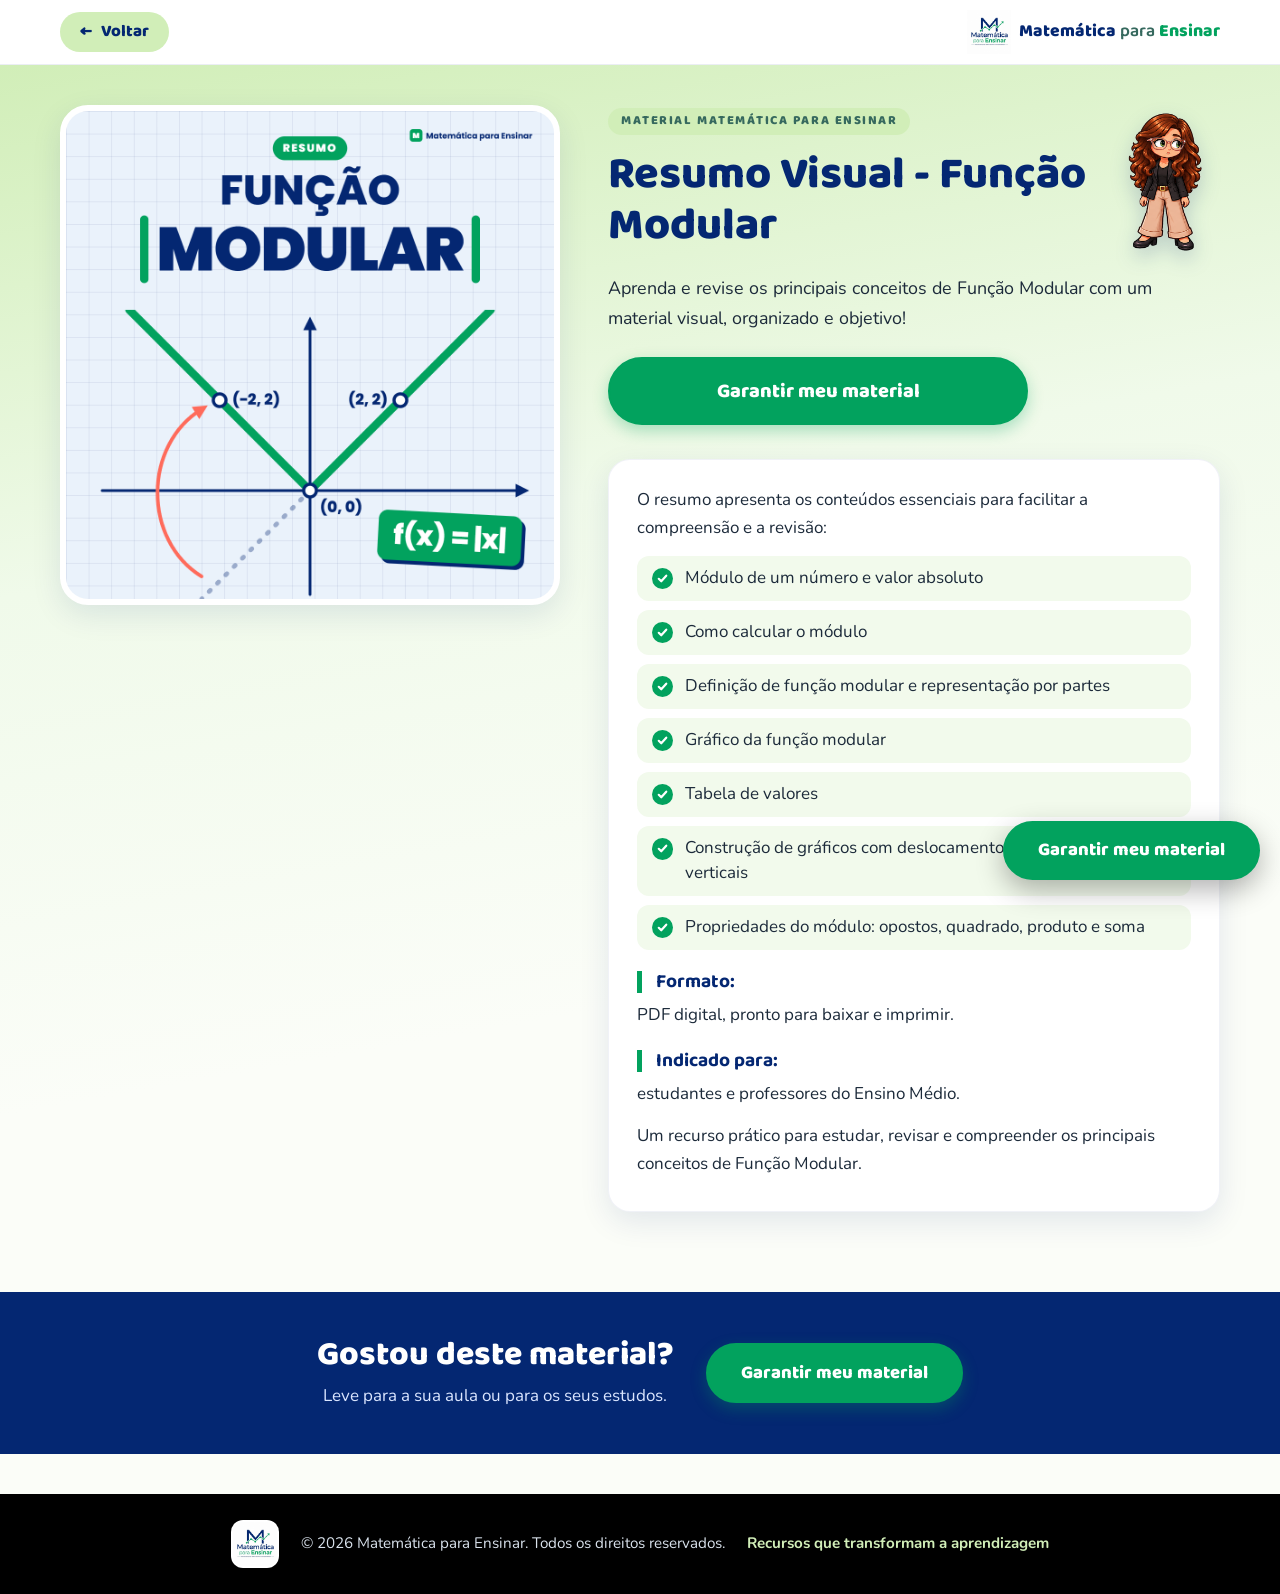
<file: produtos/resumo-funcao-modular.html>
<!DOCTYPE html>
<html lang="pt-BR">
<head>
  <meta charset="utf-8">
  <meta name="viewport" content="width=device-width, initial-scale=1">
  <title>Resumo Visual - Função Modular | Matemática para Ensinar</title>
  <meta name="description" content="Aprenda e revise os principais conceitos de Função Modular com um material visual, organizado e objetivo!">
  <meta name="theme-color" content="#042772">
  <link rel="canonical" href="https://matematicaparaensinar.com.br/produtos/resumo-funcao-modular.html">
  <link rel="icon" href="../imagens/favicon.ico?v=2" sizes="any">
  <meta property="og:type" content="product">
  <meta property="og:locale" content="pt_BR">
  <meta property="og:site_name" content="Matemática para Ensinar">
  <meta property="og:title" content="Resumo Visual - Função Modular | Matemática para Ensinar">
  <meta property="og:description" content="Aprenda e revise os principais conceitos de Função Modular com um material visual, organizado e objetivo!">
  <meta property="og:url" content="https://matematicaparaensinar.com.br/produtos/resumo-funcao-modular.html">
  <meta property="og:image" content="https://matematicaparaensinar.com.br/imagens/produtos/resumo-funcao-modular.png">
  <meta name="twitter:card" content="summary_large_image">
  <link rel="preconnect" href="https://fonts.googleapis.com">
  <link rel="preconnect" href="https://fonts.gstatic.com" crossorigin>
  <link href="https://fonts.googleapis.com/css2?family=Baloo+2:wght@600;700;800&family=Nunito:wght@400;600;700;800&display=swap" rel="stylesheet">
  <link rel="stylesheet" href="../css/style.css">
  <link rel="stylesheet" href="../css/produto.css">
</head>
<body class="pagina-produto" data-slug="resumo-funcao-modular" data-boneca="boneca-desconfiada" data-posicao="titulo">
  <header class="p-topo">
    <div class="p-topo__interno">
      <a class="voltar" href="../index.html#produtos"><span aria-hidden="true">←</span> Voltar</a>
      <a class="p-marca" href="../index.html" aria-label="Matemática para Ensinar, página inicial">
        <img src="../imagens/logo/logo.png" alt="Logo Matemática para Ensinar" width="44" height="44">
        <span class="marca__nome"><span class="c-azul">Matemática</span> <span class="c-leve">para</span> <span class="c-verde">Ensinar</span></span>
      </a>
    </div>
  </header>

  <main id="produto" class="p-main">
    <noscript><p class="container">Ative o JavaScript para ver os detalhes deste material, ou <a href="../index.html#produtos">volte para a lista de produtos</a>.</p></noscript>
  </main>

  <footer class="rodape">
    <div class="container rodape__interno">
      <img src="../imagens/logo/logo.png" alt="" width="48" height="48" loading="lazy">
      <p>© <span id="ano">2026</span> Matemática para Ensinar. Todos os direitos reservados.</p>
      <p class="rodape__lema">Recursos que transformam a aprendizagem</p>
    </div>
  </footer>

  <script src="../js/produtos-data.js"></script>
  <script src="../js/comum.js"></script>
  <script src="../js/produto.js"></script>
</body>
</html>
</file>
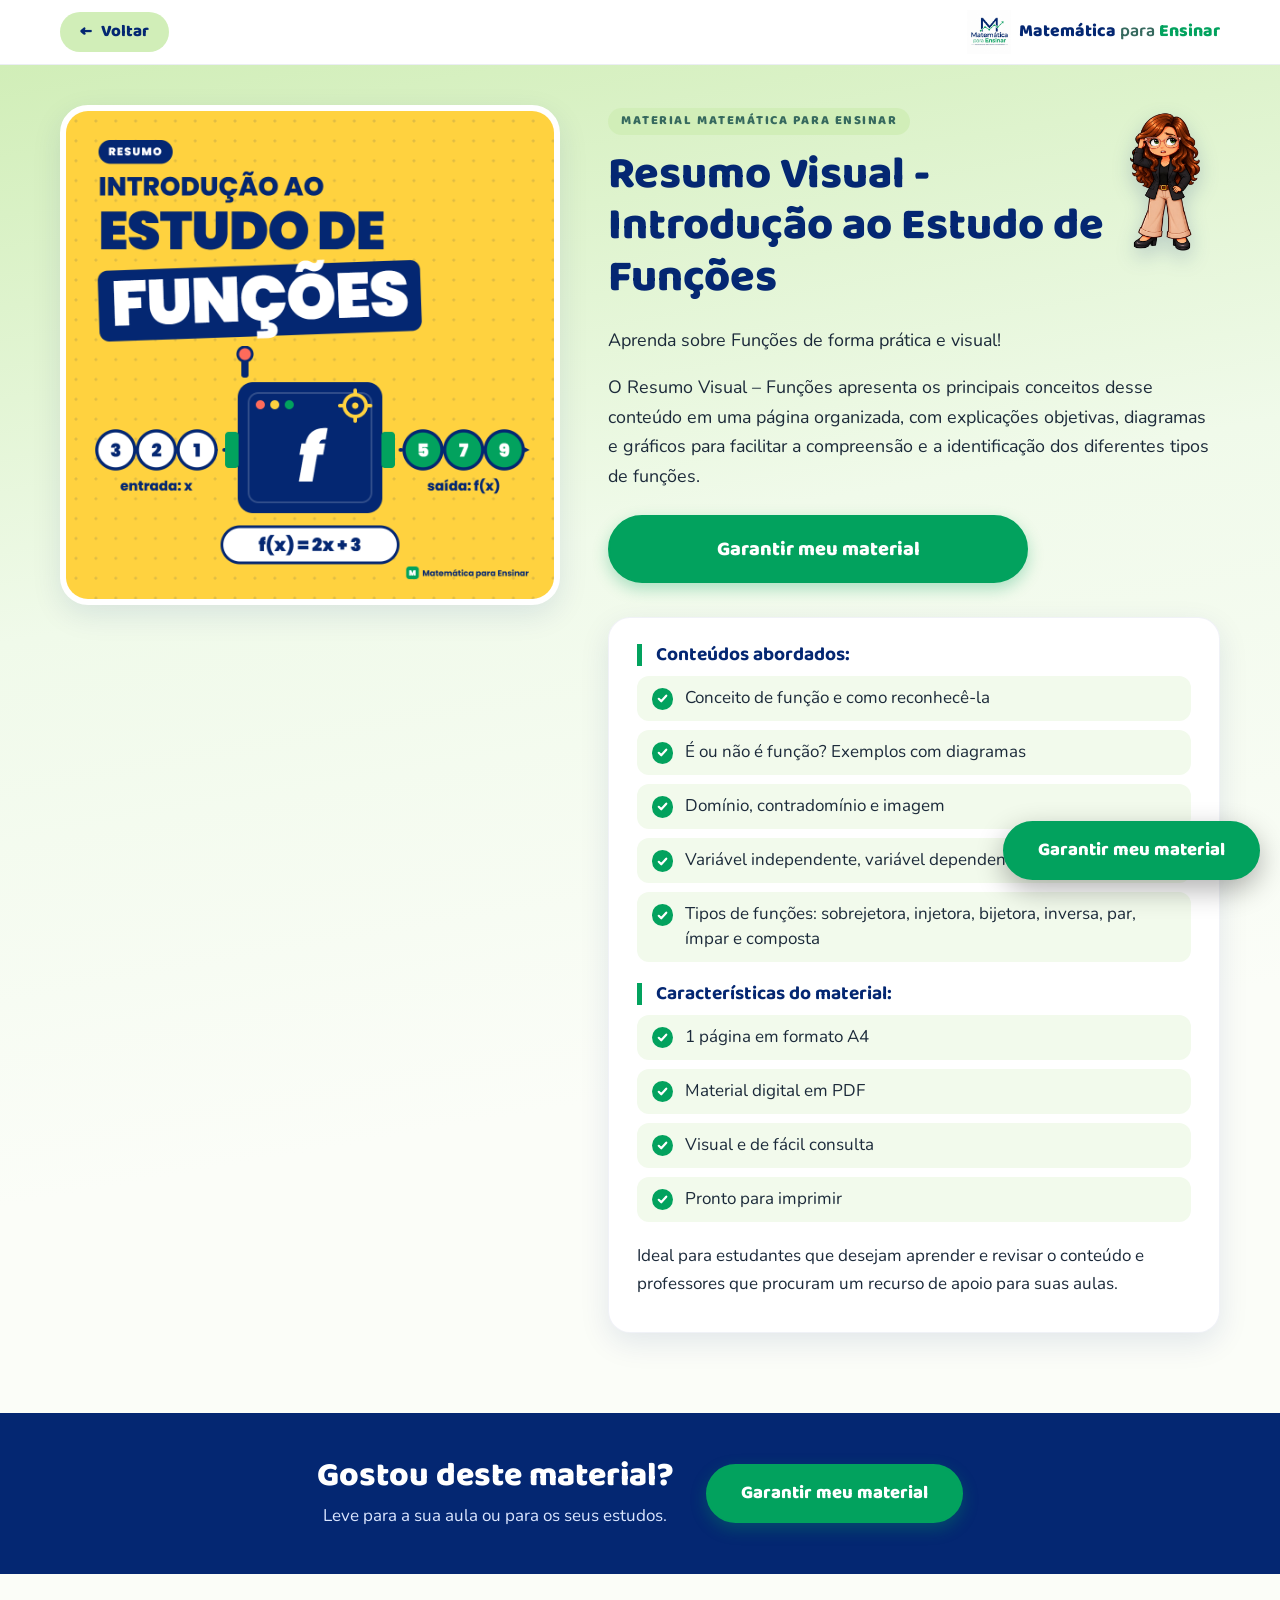
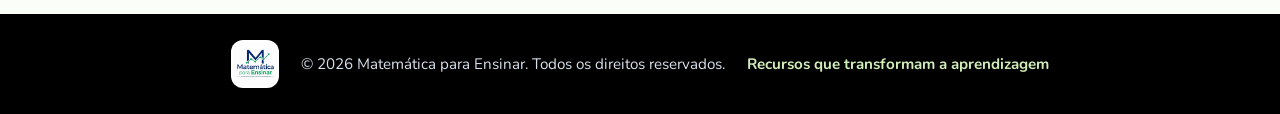
<file: produtos/resumo-introducao-estudo-funcoes.html>
<!DOCTYPE html>
<html lang="pt-BR">
<head>
  <meta charset="utf-8">
  <meta name="viewport" content="width=device-width, initial-scale=1">
  <title>Resumo Visual - Introdução ao Estudo de Funções | Matemática para Ensinar</title>
  <meta name="description" content="Aprenda sobre Funções de forma prática e visual!">
  <meta name="theme-color" content="#042772">
  <link rel="canonical" href="https://matematicaparaensinar.com.br/produtos/resumo-introducao-estudo-funcoes.html">
  <link rel="icon" href="../imagens/favicon.ico?v=2" sizes="any">
  <meta property="og:type" content="product">
  <meta property="og:locale" content="pt_BR">
  <meta property="og:site_name" content="Matemática para Ensinar">
  <meta property="og:title" content="Resumo Visual - Introdução ao Estudo de Funções | Matemática para Ensinar">
  <meta property="og:description" content="Aprenda sobre Funções de forma prática e visual!">
  <meta property="og:url" content="https://matematicaparaensinar.com.br/produtos/resumo-introducao-estudo-funcoes.html">
  <meta property="og:image" content="https://matematicaparaensinar.com.br/imagens/produtos/resumo-introducao-estudo-funcoes.png">
  <meta name="twitter:card" content="summary_large_image">
  <link rel="preconnect" href="https://fonts.googleapis.com">
  <link rel="preconnect" href="https://fonts.gstatic.com" crossorigin>
  <link href="https://fonts.googleapis.com/css2?family=Baloo+2:wght@600;700;800&family=Nunito:wght@400;600;700;800&display=swap" rel="stylesheet">
  <link rel="stylesheet" href="../css/style.css">
  <link rel="stylesheet" href="../css/produto.css">
</head>
<body class="pagina-produto" data-slug="resumo-introducao-estudo-funcoes" data-boneca="boneca-confusa" data-posicao="titulo">
  <header class="p-topo">
    <div class="p-topo__interno">
      <a class="voltar" href="../index.html#produtos"><span aria-hidden="true">←</span> Voltar</a>
      <a class="p-marca" href="../index.html" aria-label="Matemática para Ensinar, página inicial">
        <img src="../imagens/logo/logo.png" alt="Logo Matemática para Ensinar" width="44" height="44">
        <span class="marca__nome"><span class="c-azul">Matemática</span> <span class="c-leve">para</span> <span class="c-verde">Ensinar</span></span>
      </a>
    </div>
  </header>

  <main id="produto" class="p-main">
    <noscript><p class="container">Ative o JavaScript para ver os detalhes deste material, ou <a href="../index.html#produtos">volte para a lista de produtos</a>.</p></noscript>
  </main>

  <footer class="rodape">
    <div class="container rodape__interno">
      <img src="../imagens/logo/logo.png" alt="" width="48" height="48" loading="lazy">
      <p>© <span id="ano">2026</span> Matemática para Ensinar. Todos os direitos reservados.</p>
      <p class="rodape__lema">Recursos que transformam a aprendizagem</p>
    </div>
  </footer>

  <script src="../js/produtos-data.js"></script>
  <script src="../js/comum.js"></script>
  <script src="../js/produto.js"></script>
</body>
</html>
</file>
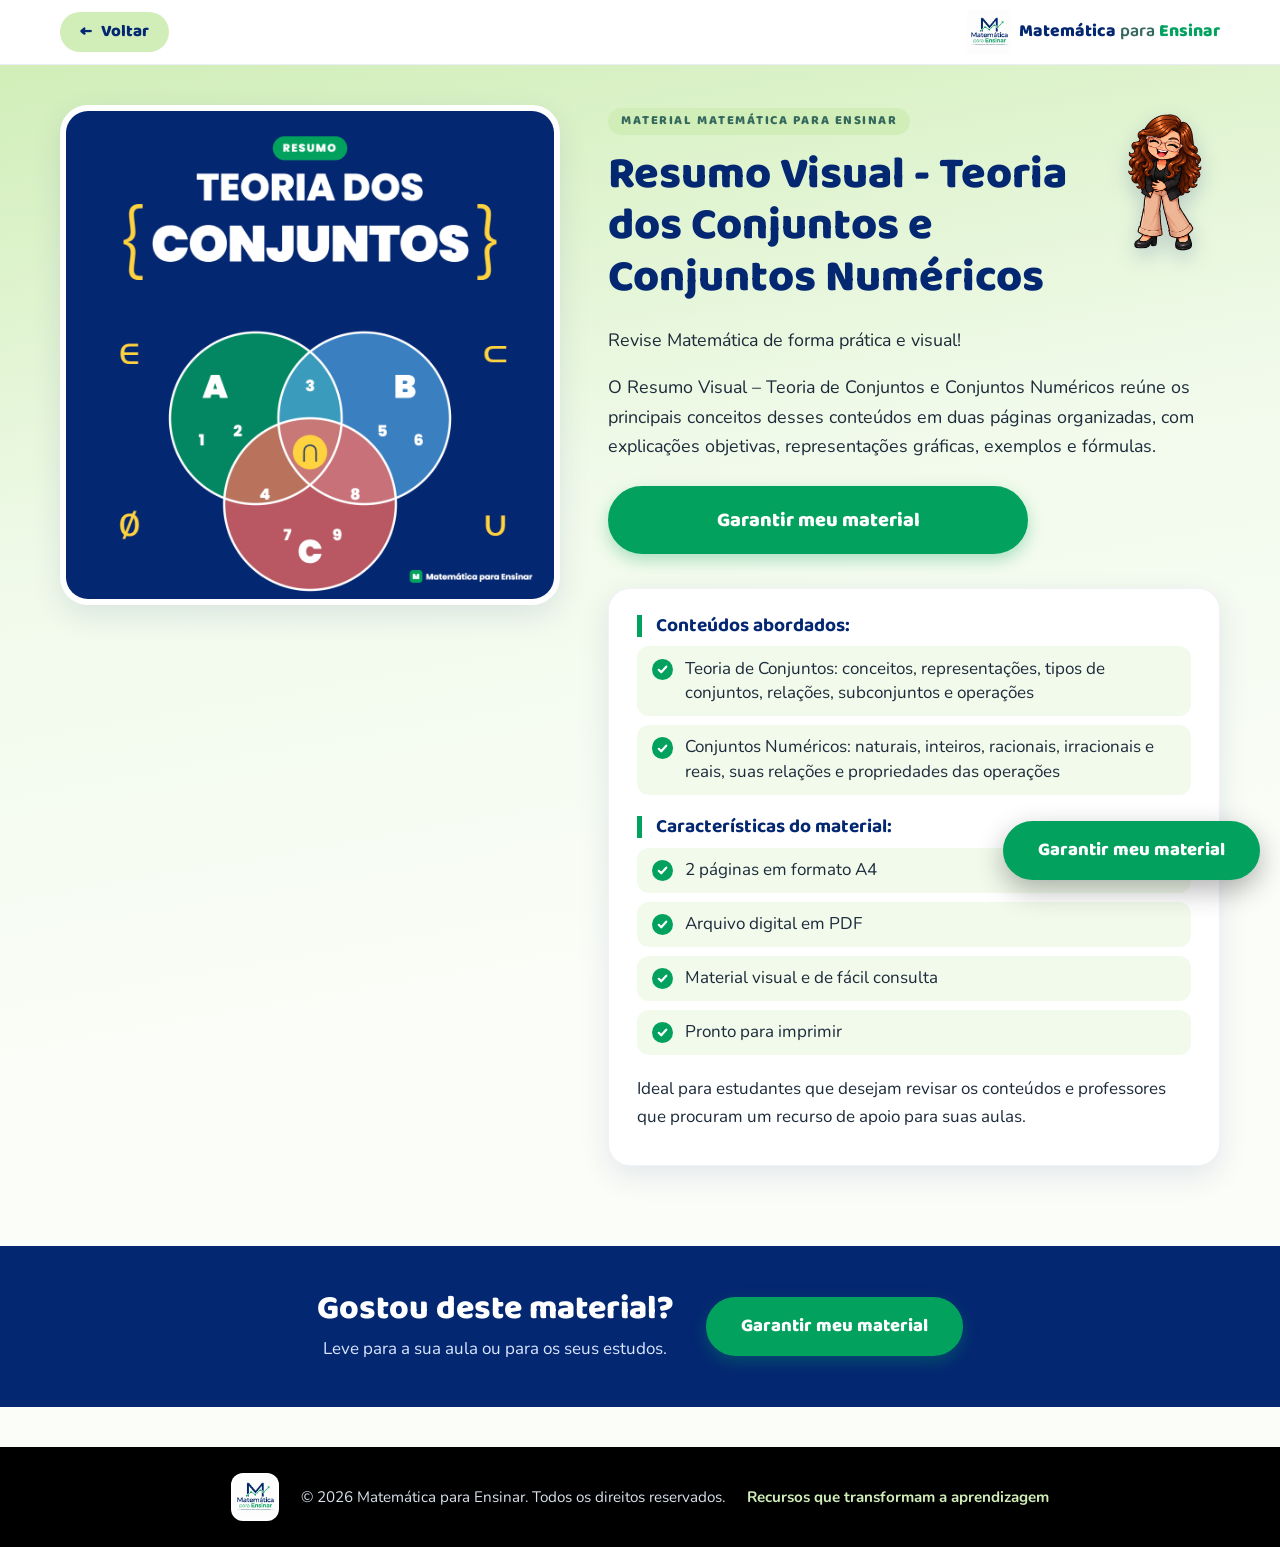
<file: produtos/resumo-teoria-conjuntos.html>
<!DOCTYPE html>
<html lang="pt-BR">
<head>
  <meta charset="utf-8">
  <meta name="viewport" content="width=device-width, initial-scale=1">
  <title>Resumo Visual - Teoria dos Conjuntos e Conjuntos Numéricos | Matemática para Ensinar</title>
  <meta name="description" content="Revise Matemática de forma prática e visual!">
  <meta name="theme-color" content="#042772">
  <link rel="canonical" href="https://matematicaparaensinar.com.br/produtos/resumo-teoria-conjuntos.html">
  <link rel="icon" href="../imagens/favicon.ico?v=2" sizes="any">
  <meta property="og:type" content="product">
  <meta property="og:locale" content="pt_BR">
  <meta property="og:site_name" content="Matemática para Ensinar">
  <meta property="og:title" content="Resumo Visual - Teoria dos Conjuntos e Conjuntos Numéricos | Matemática para Ensinar">
  <meta property="og:description" content="Revise Matemática de forma prática e visual!">
  <meta property="og:url" content="https://matematicaparaensinar.com.br/produtos/resumo-teoria-conjuntos.html">
  <meta property="og:image" content="https://matematicaparaensinar.com.br/imagens/produtos/resumo-teoria-conjuntos.png">
  <meta name="twitter:card" content="summary_large_image">
  <link rel="preconnect" href="https://fonts.googleapis.com">
  <link rel="preconnect" href="https://fonts.gstatic.com" crossorigin>
  <link href="https://fonts.googleapis.com/css2?family=Baloo+2:wght@600;700;800&family=Nunito:wght@400;600;700;800&display=swap" rel="stylesheet">
  <link rel="stylesheet" href="../css/style.css">
  <link rel="stylesheet" href="../css/produto.css">
</head>
<body class="pagina-produto" data-slug="resumo-teoria-conjuntos" data-boneca="boneca-rindo" data-posicao="titulo">
  <header class="p-topo">
    <div class="p-topo__interno">
      <a class="voltar" href="../index.html#produtos"><span aria-hidden="true">←</span> Voltar</a>
      <a class="p-marca" href="../index.html" aria-label="Matemática para Ensinar, página inicial">
        <img src="../imagens/logo/logo.png" alt="Logo Matemática para Ensinar" width="44" height="44">
        <span class="marca__nome"><span class="c-azul">Matemática</span> <span class="c-leve">para</span> <span class="c-verde">Ensinar</span></span>
      </a>
    </div>
  </header>

  <main id="produto" class="p-main">
    <noscript><p class="container">Ative o JavaScript para ver os detalhes deste material, ou <a href="../index.html#produtos">volte para a lista de produtos</a>.</p></noscript>
  </main>

  <footer class="rodape">
    <div class="container rodape__interno">
      <img src="../imagens/logo/logo.png" alt="" width="48" height="48" loading="lazy">
      <p>© <span id="ano">2026</span> Matemática para Ensinar. Todos os direitos reservados.</p>
      <p class="rodape__lema">Recursos que transformam a aprendizagem</p>
    </div>
  </footer>

  <script src="../js/produtos-data.js"></script>
  <script src="../js/comum.js"></script>
  <script src="../js/produto.js"></script>
</body>
</html>
</file>
<file: css/style.css>
/* ===== Matemática para Ensinar: estilos base e página inicial ===== */
:root {
  --verde: #02a25e;
  --azul: #042772;
  --verde-escuro: #36695e;
  --azul-cinza: #3a6f8c;
  --preto: #000000;
  --verde-claro: #d1eeb8;
  --fundo: #fbfdf8;
  --papel: #ffffff;
  --texto: #1c2a3a;
  --raio: 22px;
  --sombra: 0 10px 30px rgba(4, 39, 114, .10);
  --topo-h: 76px;
  --fonte-titulo: "Baloo 2", "Trebuchet MS", system-ui, sans-serif;
  --fonte-texto: "Nunito", system-ui, -apple-system, "Segoe UI", sans-serif;
}

*, *::before, *::after { box-sizing: border-box; }
html { scroll-behavior: smooth; scroll-padding-top: var(--topo-h); }
body {
  margin: 0; font-family: var(--fonte-texto); font-size: 1.0625rem; line-height: 1.65;
  color: var(--texto); background: var(--fundo); -webkit-font-smoothing: antialiased;
}
img { max-width: 100%; height: auto; display: block; }
a { color: inherit; }
h1, h2, h3 { font-family: var(--fonte-titulo); line-height: 1.15; margin: 0 0 .5em; color: var(--azul); }
h1 { font-size: clamp(2.1rem, 5vw, 3.5rem); font-weight: 800; }
h2 { font-size: clamp(1.8rem, 3.6vw, 2.6rem); font-weight: 800; }
p { margin: 0 0 1em; }
.container { width: min(1160px, 100% - 40px); margin-inline: auto; }
.pular { position: absolute; left: -999px; top: 8px; background: var(--azul); color: #fff; padding: 10px 16px; border-radius: 10px; z-index: 200; }
.pular:focus { left: 8px; }
:focus-visible { outline: 3px solid var(--azul-cinza); outline-offset: 3px; border-radius: 6px; }

/* Imagem ausente: espaço reservado discreto */
.sem-imagem {
  display: grid; place-items: center; text-align: center; padding: 16px; width: 100%; height: 100%;
  min-height: 120px; background: repeating-linear-gradient(45deg, #eef7e7, #eef7e7 12px, #e6f3dc 12px, #e6f3dc 24px);
  color: var(--verde-escuro); font-size: .85rem; font-weight: 700; border-radius: inherit;
}

/* ===== Botões ===== */
.botao {
  display: inline-flex; align-items: center; justify-content: center; gap: .5em;
  font: 800 1.05rem/1 var(--fonte-titulo); text-decoration: none; cursor: pointer; border: 2px solid var(--verde);
  background: var(--verde); color: #fff; padding: .85em 1.5em; border-radius: 999px;
  box-shadow: 0 6px 16px rgba(2, 162, 94, .30); transition: transform .2s, box-shadow .2s, background .2s, color .2s;
}
.botao:hover { transform: translateY(-2px); background: var(--verde-escuro); border-color: var(--verde-escuro); box-shadow: 0 10px 22px rgba(54, 105, 94, .35); }
.botao--grande { font-size: 1.15rem; padding: 1em 1.8em; }
.botao--contorno { background: transparent; color: var(--azul); border-color: var(--azul); box-shadow: none; }
.botao--contorno:hover { background: var(--azul); border-color: var(--azul); color: #fff; box-shadow: none; }
.botao--claro { background: var(--verde-claro); color: var(--azul); border-color: var(--verde-claro); box-shadow: none; }
.botao--claro:hover { background: #fff; color: var(--azul); border-color: #fff; }
.botao[aria-disabled="true"] { background: #c9d3dc; border-color: #c9d3dc; color: #44505c; box-shadow: none; cursor: not-allowed; pointer-events: none; }

.etiqueta { display: inline-block; font: 800 .8rem/1 var(--fonte-titulo); letter-spacing: .12em; text-transform: uppercase; color: var(--azul); background: var(--verde-claro); padding: .55em 1em; border-radius: 999px; margin-bottom: 1.1em; }
.etiqueta--verde { color: var(--verde-escuro); }
.etiqueta--clara { background: rgba(209, 238, 184, .18); color: var(--verde-claro); }

/* ===== Menu ===== */
.topo { position: fixed; inset: 0 0 auto 0; z-index: 100; height: var(--topo-h); background: rgba(255, 255, 255, .92); backdrop-filter: blur(10px); border-bottom: 1px solid rgba(4, 39, 114, .08); transition: box-shadow .25s; }
.topo.rolou { box-shadow: 0 6px 24px rgba(4, 39, 114, .12); }
.topo__interno { width: min(1160px, 100% - 40px); height: 100%; margin-inline: auto; display: flex; align-items: center; justify-content: space-between; gap: 16px; }
.marca { display: flex; align-items: center; gap: 10px; text-decoration: none; }
.marca img { width: 56px; height: 56px; object-fit: contain; }
.marca__nome { font: 800 1.35rem/1 var(--fonte-titulo); white-space: nowrap; }
.c-azul { color: var(--azul); } .c-verde { color: var(--verde); } .c-leve { color: var(--verde-escuro); font-weight: 600; }
.menu { display: flex; gap: 6px; }
.menu a { text-decoration: none; font: 700 1rem/1 var(--fonte-titulo); color: var(--azul); padding: .8em 1.1em; border-radius: 999px; transition: background .2s, color .2s; }
.menu a:hover, .menu a.ativo { background: var(--verde); color: #fff; }
.menu-botao { display: none; width: 46px; height: 46px; border: 0; border-radius: 12px; background: var(--verde-claro); cursor: pointer; padding: 0; }
.menu-botao span { display: block; width: 22px; height: 3px; background: var(--azul); border-radius: 3px; margin: 4px auto; transition: transform .25s, opacity .2s; }
.menu-botao[aria-expanded="true"] span:nth-child(1) { transform: translateY(7px) rotate(45deg); }
.menu-botao[aria-expanded="true"] span:nth-child(2) { opacity: 0; }
.menu-botao[aria-expanded="true"] span:nth-child(3) { transform: translateY(-7px) rotate(-45deg); }

/* ===== Hero ===== */
.hero { position: relative; overflow: hidden; padding: calc(var(--topo-h) + 40px) 0 70px; background: linear-gradient(160deg, var(--verde-claro) 0%, #eefaE4 45%, var(--fundo) 100%); }
.hero__grade { display: grid; grid-template-columns: 1.1fr .9fr; gap: 40px; align-items: center; position: relative; z-index: 1; }
.hero h1 em { font-style: normal; color: var(--verde); }
.hero__sub { font-size: 1.2rem; max-width: 34em; }
.hero__sub strong { color: var(--verde-escuro); }
.hero__acoes { display: flex; flex-wrap: wrap; gap: 14px; margin-top: 1.6em; }
.hero__foto { position: relative; display: grid; place-items: end center; }
.hero__forma { position: absolute; width: 92%; aspect-ratio: 1; border-radius: 42% 58% 55% 45% / 50% 45% 55% 50%; background: linear-gradient(145deg, var(--verde), var(--verde-escuro)); bottom: 0; animation: forma 14s ease-in-out infinite alternate; }
.hero__foto img { position: relative; width: min(420px, 90%); filter: drop-shadow(0 14px 18px rgba(4, 39, 114, .25)); }
.selo { position: absolute; z-index: 2; background: #fff; color: var(--azul); font: 800 .95rem/1 var(--fonte-titulo); padding: .7em 1.1em; border-radius: 999px; box-shadow: var(--sombra); animation: flutua 5s ease-in-out infinite; }
.selo--a { top: 12%; left: 0; } .selo--b { bottom: 14%; right: 0; animation-delay: -2.5s; } .selo--c { top: 46%; left: -2%; animation-delay: -1.2s; }
.simbolo { position: absolute; font: 800 5rem/1 var(--fonte-titulo); color: var(--verde); opacity: .13; user-select: none; }
.s1 { top: 18%; left: 4%; font-size: 6rem; } .s2 { top: 62%; left: 46%; } .s3 { top: 14%; left: 48%; font-size: 3.4rem; } .s4 { bottom: 8%; left: 8%; } .s5 { top: 40%; right: 3%; }
@keyframes flutua { 50% { transform: translateY(-9px); } }
@keyframes forma { to { border-radius: 55% 45% 42% 58% / 45% 55% 50% 50%; transform: rotate(6deg); } }

/* ===== Seções ===== */
.secao { padding: 90px 0; }
.secao__cabeca { text-align: center; max-width: 720px; margin: 0 auto 48px; }
.produtos .container { position: relative; }
.secao__sub { font-size: 1.15rem; color: var(--azul-cinza); }

/* Sobre */
.sobre { background: var(--papel); }
.sobre__grade { display: grid; grid-template-columns: .85fr 1.15fr; gap: 56px; align-items: center; }
.sobre__foto { margin: 0; position: relative; }
.sobre__foto::before { content: ""; position: absolute; inset: 18px -18px -18px 18px; border-radius: 34px; background: var(--verde); z-index: 0; }
.sobre__foto img { position: relative; z-index: 1; width: 100%; aspect-ratio: 1; object-fit: cover; border-radius: 34px; box-shadow: var(--sombra); }
.sobre__foto figcaption { position: absolute; z-index: 2; left: 16px; bottom: 16px; background: rgba(4, 39, 114, .92); color: #fff; font: 700 .95rem/1 var(--fonte-titulo); padding: .7em 1.1em; border-radius: 999px; }
.sobre__texto strong { color: var(--verde-escuro); }

/* Produtos */
.produtos { background: linear-gradient(180deg, var(--fundo), #eef8e6); }
.produtos__boneca { position: absolute; width: 118px; right: 0; top: -48px; pointer-events: none; }
.grade-produtos { display: grid; grid-template-columns: repeat(auto-fill, minmax(260px, 1fr)); gap: 28px; }
.card { display: flex; flex-direction: column; background: var(--papel); border-radius: var(--raio); overflow: hidden; box-shadow: var(--sombra); border: 1px solid rgba(4, 39, 114, .06); transition: transform .25s, box-shadow .25s; }
.card:hover { transform: translateY(-6px); box-shadow: 0 18px 38px rgba(4, 39, 114, .18); }
.card__imagem { display: block; aspect-ratio: 1; background: #f1f8ec; overflow: hidden; }
.card__imagem img { width: 100%; height: 100%; object-fit: contain; transition: transform .4s; }
.card:hover .card__imagem img { transform: scale(1.04); }
.card__corpo { display: flex; flex-direction: column; flex: 1; padding: 20px 22px 24px; }
.card__nome { font-size: 1.25rem; margin-bottom: .45em; }
.card__nome a { text-decoration: none; color: var(--azul); }
.card__nome a:hover { color: var(--verde-escuro); }
.card__desc { color: #44505c; font-size: 1rem; margin-bottom: 1em; }
.card__mais { margin-top: auto; font: 800 1rem/1 var(--fonte-titulo); color: var(--verde-escuro); text-decoration: none; }
.card__mais:hover { color: var(--azul); text-decoration: underline; }

/* Cursos */
.cursos { background: var(--azul); color: #e8f0ff; position: relative; overflow: hidden; }
.cursos h2 { color: #fff; }
.cursos__grade { display: grid; grid-template-columns: 1fr 1.1fr; gap: 48px; align-items: center; }
.cursos__cena { position: relative; }
.cursos__obra { width: 100%; border-radius: var(--raio); box-shadow: 0 16px 40px rgba(0, 0, 0, .4); }
.cursos__boneca { position: absolute; width: 26%; left: -4%; bottom: -26px; filter: drop-shadow(0 8px 10px rgba(0, 0, 0, .35)); animation: flutua 6s ease-in-out infinite; }

/* Contato */
.contato { background: var(--verde-claro); position: relative; overflow: hidden; padding-bottom: 0; }
.contato__grade { display: grid; grid-template-columns: 1.3fr .7fr; gap: 30px; align-items: end; }
.contato__texto { padding-bottom: 90px; }
.contato__lista { list-style: none; margin: 1.6em 0 0; padding: 0; display: grid; gap: 14px; }
.contato__lista a { display: flex; align-items: center; gap: 16px; background: #fff; border-radius: 18px; padding: 16px 20px; text-decoration: none; color: var(--azul); font-weight: 800; box-shadow: var(--sombra); transition: transform .2s, background .2s, color .2s; word-break: break-word; }
.contato__lista a:hover { transform: translateX(6px); background: var(--azul); color: #fff; }
.contato__lista svg { flex: none; color: var(--verde); }
.contato__lista a:hover svg { color: var(--verde-claro); }
.contato__lista small { display: block; font-weight: 700; opacity: .75; }
.contato__boneca { width: min(300px, 80%); justify-self: center; }

/* Rodapé */
.rodape { background: var(--preto); color: #d9e2ec; padding: 26px 0; font-size: .95rem; }
.rodape__interno { display: flex; flex-wrap: wrap; align-items: center; justify-content: center; gap: 10px 22px; text-align: center; }
.rodape p { margin: 0; }
.rodape img { background: #fff; border-radius: 12px; padding: 2px; }
.rodape__lema { color: var(--verde-claro); font-weight: 700; }

/* Animação de entrada */
.js .reveal { opacity: 0; transform: translateY(26px); transition: opacity .7s ease, transform .7s ease; }
.js .reveal.visivel { opacity: 1; transform: none; }

/* ===== Responsivo ===== */
@media (max-width: 960px) {
  .menu-botao { display: block; }
  .menu { position: absolute; top: var(--topo-h); left: 0; right: 0; flex-direction: column; gap: 4px; padding: 14px 20px 22px; background: #fff; border-bottom: 1px solid rgba(4, 39, 114, .1); box-shadow: 0 16px 24px rgba(4, 39, 114, .12); transform: translateY(-12px); opacity: 0; visibility: hidden; transition: .25s; }
  .menu.aberto { transform: none; opacity: 1; visibility: visible; }
  .menu a { padding: 1em 1.1em; font-size: 1.1rem; }
  .hero__grade, .sobre__grade, .cursos__grade, .contato__grade { grid-template-columns: 1fr; }
  .hero { padding-bottom: 50px; }
  .hero__foto { order: -1; max-width: 400px; margin-inline: auto; width: 100%; }
  .hero__texto { text-align: center; }
  .hero__sub { margin-inline: auto; }
  .hero__acoes { justify-content: center; }
  .sobre__foto { max-width: 420px; margin: 0 18px 0 0; justify-self: center; }
  .secao { padding: 64px 0; }
  .produtos__boneca { display: none; }
  .cursos__boneca { left: 0; }
  .contato__texto { padding-bottom: 10px; }
  .contato__boneca { width: 200px; }
}
@media (max-width: 480px) {
  :root { --topo-h: 68px; }
  .marca img { width: 46px; height: 46px; }
  .marca__nome { font-size: 1.08rem; white-space: normal; max-width: 150px; line-height: 1.05; }
  .selo { font-size: .8rem; }
  .botao--grande { width: 100%; }
  .grade-produtos { gap: 20px; }
}
@media (prefers-reduced-motion: reduce) {
  html { scroll-behavior: auto; }
  *, *::before, *::after { animation: none !important; transition: none !important; }
  .js .reveal { opacity: 1; transform: none; }
}
</file>
<file: css/produto.css>
/* ===== Página de produto ===== */
.pagina-produto { background: var(--fundo); }
.p-topo { position: sticky; top: 0; z-index: 90; background: rgba(255, 255, 255, .94); backdrop-filter: blur(10px); border-bottom: 1px solid rgba(4, 39, 114, .08); }
.p-topo__interno { width: min(1160px, 100% - 40px); margin-inline: auto; height: 64px; display: flex; align-items: center; justify-content: space-between; gap: 12px; }
.voltar { display: inline-flex; align-items: center; gap: .5em; font: 800 1.05rem/1 var(--fonte-titulo); color: var(--azul); text-decoration: none; background: var(--verde-claro); padding: .7em 1.2em; border-radius: 999px; transition: background .2s, color .2s, transform .2s; }
.voltar:hover { background: var(--azul); color: #fff; transform: translateX(-3px); }
.p-marca { display: flex; align-items: center; gap: 8px; text-decoration: none; }
.p-marca img { width: 44px; height: 44px; object-fit: contain; }
.p-marca .marca__nome { font-size: 1.1rem; }

.p-main { min-height: 70vh; padding-bottom: 40px; }
.p-hero { padding: 40px 0 30px; background: linear-gradient(170deg, var(--verde-claro) 0%, #f0faea 38%, var(--fundo) 75%); }
.p-grade { display: grid; grid-template-columns: minmax(0, .9fr) minmax(0, 1.1fr); gap: 48px; align-items: start; }

/* Galeria */
.galeria { position: sticky; top: 90px; }
.galeria__quadro { background: #fff; border-radius: 28px; overflow: hidden; box-shadow: var(--sombra); border: 6px solid #fff; }
.galeria__quadro img { width: 100%; height: auto; }
.galeria__mini { display: flex; gap: 10px; margin-top: 14px; flex-wrap: wrap; }
.galeria__mini button { width: 72px; height: 72px; padding: 0; border: 3px solid transparent; border-radius: 14px; overflow: hidden; background: #fff; cursor: pointer; box-shadow: var(--sombra); }
.galeria__mini button.ativa, .galeria__mini button:hover { border-color: var(--verde); }
.galeria__mini img { width: 100%; height: 100%; object-fit: cover; }

/* Informações */
.p-info { position: relative; min-width: 0; }
.p-titulo { font-size: clamp(1.9rem, 4vw, 2.8rem); }
.p-intro p { font-size: 1.12rem; }
.p-cta-corpo { margin: 1.4em 0 2em; }
.p-cta-corpo .botao { width: 100%; max-width: 420px; font-size: 1.25rem; padding: 1.1em 1.5em; animation: pulso 2.6s ease-in-out infinite; }
.p-cta-corpo .botao[aria-disabled="true"] { animation: none; }
@keyframes pulso { 0%, 100% { box-shadow: 0 6px 16px rgba(2, 162, 94, .3); } 50% { box-shadow: 0 6px 26px rgba(2, 162, 94, .6); } }

.p-conteudo { background: #fff; border-radius: var(--raio); padding: 26px 28px 20px; box-shadow: var(--sombra); border: 1px solid rgba(4, 39, 114, .06); overflow: hidden; }
.p-conteudo p { margin-bottom: .8em; }
.p-rotulo { font-size: 1.2rem; color: var(--azul); margin: 1.1em 0 .5em; padding-left: .7em; border-left: 5px solid var(--verde); }
.p-rotulo:first-child { margin-top: 0; }
.p-rotulo + p { margin-top: -.1em; }
.lista-check { list-style: none; padding: 0; margin: .4em 0 1.2em; display: grid; gap: 9px; }
.lista-check li { position: relative; padding: .6em .9em .6em 2.8em; background: #f2faec; border-radius: 12px; line-height: 1.45; }
.lista-check li::before { content: ""; position: absolute; left: .85em; top: .72em; width: 1.25em; height: 1.25em; border-radius: 50%; background: var(--verde) url("data:image/svg+xml,%3Csvg xmlns='http://www.w3.org/2000/svg' viewBox='0 0 24 24' fill='none' stroke='white' stroke-width='3.5' stroke-linecap='round' stroke-linejoin='round'%3E%3Cpath d='m6 12.5 4 4 8-9'/%3E%3C/svg%3E") center / 70% no-repeat; }

/* Boneca decorativa (expressão e posição escolhidas por produto, no body da página) */
.boneca-deco { pointer-events: none; filter: drop-shadow(0 8px 10px rgba(4, 39, 114, .2)); }
.boneca--capa { position: absolute; width: 34%; right: -8%; bottom: -34px; z-index: 2; }
.boneca--titulo { position: absolute; width: 110px; right: 0; top: 0; }
.p-info:has(.boneca--titulo) .p-titulo { padding-right: 108px; }
.boneca--conteudo { float: right; width: 130px; margin: 0 -6px 6px 14px; }

/* Faixa final */
.p-final { background: var(--azul); color: #fff; margin-top: 50px; position: relative; }
.p-final__interno { display: flex; align-items: center; justify-content: center; gap: 32px; padding: 44px 0; flex-wrap: wrap; text-align: center; }
.p-final h2 { color: #fff; margin: 0 0 .2em; font-size: clamp(1.5rem, 3vw, 2.1rem); }
.p-final p { margin: 0; color: #dbe6ff; }
.boneca--cta { width: 120px; margin-top: -78px; margin-bottom: -44px; align-self: flex-end; }

/* Botão fixo no canto */
.p-fixo { position: fixed; right: 20px; bottom: 20px; z-index: 95; }
.botao--fixo { box-shadow: 0 10px 28px rgba(0, 0, 0, .3); }

@media (max-width: 900px) {
  .p-grade { grid-template-columns: 1fr; gap: 36px; }
  .galeria { position: relative; top: 0; max-width: 460px; margin-inline: auto; width: 100%; }
  .boneca--capa { width: 30%; right: -4%; }
  .p-cta-corpo .botao { max-width: none; }
  .boneca--cta { margin-top: -70px; }
}
@media (max-width: 560px) {
  .p-marca .marca__nome { display: none; }
  .p-conteudo { padding: 20px 18px 14px; }
  .boneca--conteudo { width: 96px; }
  .boneca--titulo { width: 70px; }
  .p-info:has(.boneca--titulo) .p-titulo { padding-right: 66px; }
  .p-fixo { left: 16px; right: 16px; bottom: 14px; }
  .p-fixo .botao { width: 100%; }
  .p-main { padding-bottom: 76px; }
  .rodape { padding-bottom: 84px; }
}
@media (prefers-reduced-motion: reduce) { .p-cta-corpo .botao { animation: none; } }
</file>
